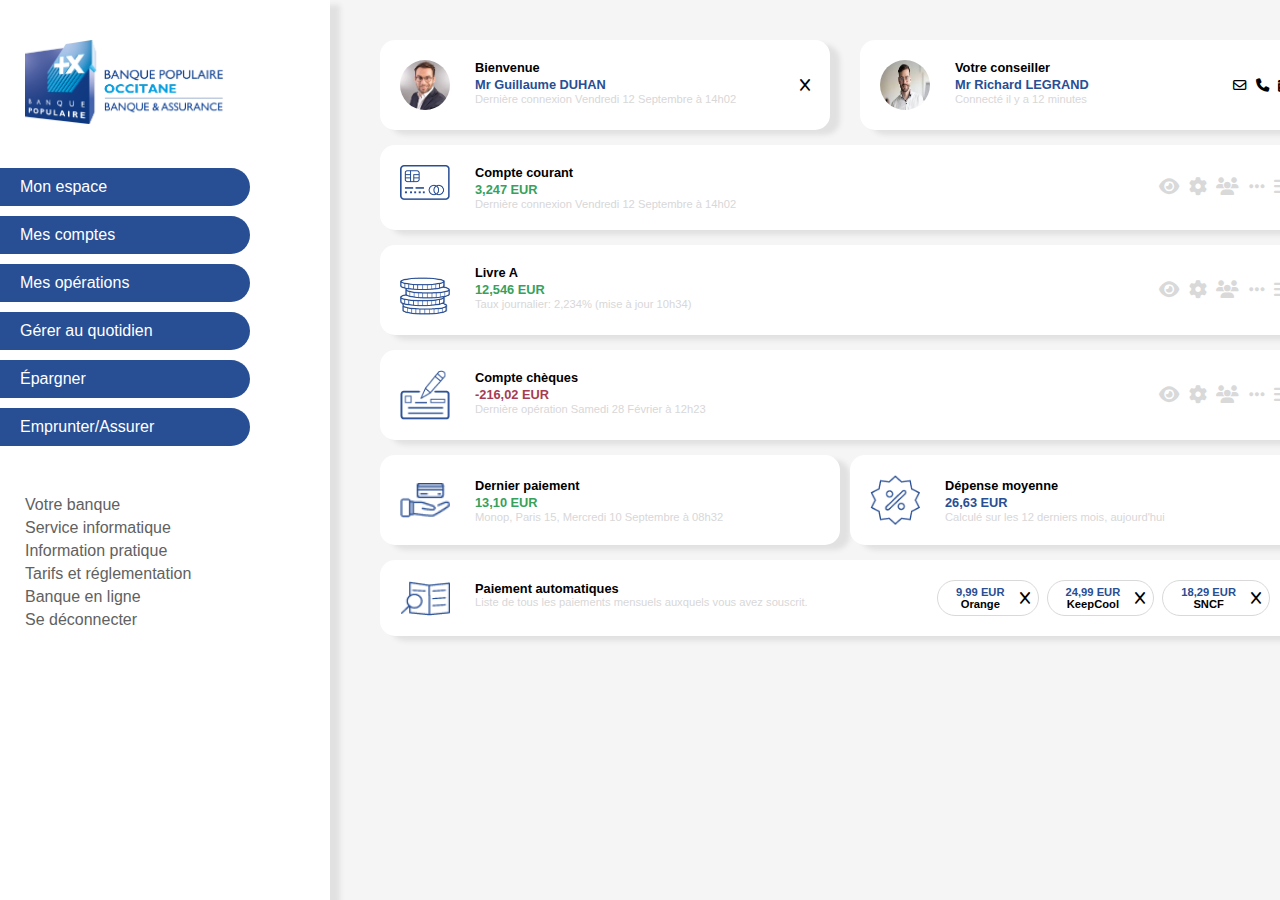
<file: Banque-Populaire/index.html>
<!DOCTYPE html>
<html lang="fr">
    <head>
        <meta charset="UTF-8">
        <meta http-equiv="X_UA_Compatblie" content="IE=edge">
        <meta name="viewport" content="width=device-width, initial-scale=1.0">
        <title>Banque Populaire</title>
        <link rel="stylesheet" href="assets/style.css">
        <link rel="stylesheet" href="https://cdnjs.cloudflare.com/ajax/libs/font-awesome/6.3.0/css/all.min.css">
    </head>
    <body>
        <div class="container-principale">
            <div class="contenu-gauche">
                <header>
                    <nav>
                        <img id="bp" src="assets/images/logo-bp.png" alt="logo BP">
                        <ul>
                            <li><a href="">Mon espace</a></li>
                            <li><a href="">Mes comptes</a></li>
                            <li><a href="">Mes opérations</a></li>
                            <li><a href="">Gérer au quotidien</a></li>
                            <li><a href="">Épargner</a></li>
                            <li><a href="">Emprunter/Assurer</a></li>
                        </ul>
                    </nav>
                </header>
    
                <footer>
                     <nav>
                         <li><a href="">Votre banque</a></li>
                         <li><a href="">Service informatique</a></li>
                         <li><a href="">Information pratique</a></li>
                         <li><a href="">Tarifs et réglementation</a></li>
                         <li><a href="">Banque en ligne</a></li>
                         <li><a href="">Se déconnecter</a></li>
                     </nav>
                </footer>
            </div>

            <main>
                <div class="contenu-droit">
                    <section class="profil">
                        <div class="infos-compte_1">
                            <img class="photo-profil client" src="assets/images/photo-profil.jpeg" alt="Photo Profil">
                            <div>
                                <h3>Bienvenue</h3>
                                <em>Mr Guillaume DUHAN</em>
                                <p>Dernière connexion Vendredi 12 Septembre à 14h02</p>
                            </div>
                        </div>
                
                        <div>
                            <button type="button"><i class="fa-solid fa-x"></i></button>
                        </div>
                    </section>
    
                    <section class="profil"> 
                        <div class="infos-compte_2">
                            <img class="photo-profil conseiller" src="assets/images/photo-profil-conseiller.jpeg" alt="Photo Profil Conseiller">
                            <div>
                                <h3>Votre conseiller</h3>
                                <em>Mr Richard LEGRAND</em>
                                <p>Connecté il y a 12 minutes</p>
                            </div>
                        </div>
                    
                        <div>
                            <button type="button"><i class="fa-regular fa-envelope"></i></button>
                            <button type="button"><i class="fa-solid fa-phone"></i></button>
                            <button type="button"><i class="fa-sharp fa-solid fa-calendar-days"></i></button>
                        </div>
                    </section> 

                    <section>
                        <div class="donnees-compte">
                            <img class="icone-illustratif-1" src="assets/images/icone-cb.png" alt="icone carte bancaire">
                            <div>
                                <h3>Compte courant</h3>
                                <em class="prix">3,247 EUR</em>
                                <p>Dernière connexion Vendredi 12 Septembre à 14h02</p>
                             </div>
                        </div>
                      
                        <div>
                            <button type="button">
                                <i class="fa-solid fa-eye icones"></i>
                            </button>
                            <button type="button">
                                <i class="fa-solid fa-gear icones"></i>
                            </button>
                            <button type="button">
                                <i class="fa-solid fa-users icones"></i>
                            </button>
                            <button type="button">
                                <i class="fa-solid fa-ellipsis icones"></i>
                            </button>
                            
                            <button type="button">
                                <i class="fa-solid fa-bars icones"></i>
                            </button>
                        </div>
                    </section>

                    <section>
                        <div class="donnees-compte">
                            <img class="icone-illustratif-2" src="assets/images/monnaie.png" alt="icone piece">
                            <div>
                                <h3>Livre A</h3>
                                <em class="prix">12,546 EUR</em>
                                <p>Taux journalier: 2,234% (mise à jour 10h34)</p>
                            </div>
                        </div>
                        
                        <div>
                            <button type="button">
                                <i class="fa-solid fa-eye icones"></i>
                            </button>
                            <button type="button">
                                <i class="fa-solid fa-gear icones"></i>
                            </button>
                            <button type="button">
                                <i class="fa-solid fa-users icones"></i>
                            </button>
                            <button type="button">
                                <i class="fa-solid fa-ellipsis icones"></i>
                            </button>
                            <button type="button">
                                <i class="fa-solid fa-bars icones"></i>
                            </button>
                        </div>
                    </section>

                    <section>
                        <div class="donnees-compte">
                            <img class="icone-illustratif-2" src="assets/images/cheque.png" alt="cheque">
                            <div>
                                <h3>Compte chèques</h3>
                                <em class="prix-decouvert">-216,02 EUR</em>
                                <p>Dernière opération Samedi 28 Février à 12h23</p>
                            </div>
                        </div>
                        
                        <div>
                            <button type="button">
                                <i class="fa-solid fa-eye icones"></i>
                            </button>
                            <button type="button">
                                <i class="fa-solid fa-gear icones"></i>
                            </button>
                            <button type="button">
                                <i class="fa-solid fa-users icones"></i>
                            </button>
                            <button type="button">
                                <i class="fa-solid fa-ellipsis icones"></i>
                            </button>
                            <button type="button">
                                <i class="fa-solid fa-bars icones"></i>
                            </button>
                        </div>
                    </section>

                    <div class="solde-compte">
                        <section class="etat-compte">
                            <img class="icone-illustratif-1" src="assets/images/main-cb.png" alt="main carte bancaire">
                            <div>
                                <h3>Dernier paiement</h3>
                                <em class="prix">13,10 EUR</em>
                                <p>Monop, Paris 15, Mercredi 10 Septembre à 08h32</p>
                            </div>
                        </section>
    
                        <section class="etat-compte depense">
                            <img class="icone-illustratif-2"  src="assets/images/pourcentage.png" alt="pourcentage"> 
                            <div>
                                <h3>Dépense moyenne</h3>
                                <em>26,63 EUR</em>
                                <p>Calculé sur les 12 derniers mois, aujourd'hui</p>
                            </div>
                        </section>
                    </div>
                   
                    <section>
                        <div class="donnees-compte">
                            <img class="icone-illustratif-1" src="assets/images/map-loupe.png" alt="map-loupe">
                            <div>
                                <h3>Paiement automatiques</h3>
                                <p>Liste de tous les paiements mensuels auxquels vous avez souscrit.</p>
                            </div>
                        </div>
                       
                        <div class="paiement-automatique">
                            <div class="donnee-paiement">
                                <div class="abonnement">
                                    <em>9,99 EUR</em>
                                    <h4>Orange</h4>
                                </div>
                                <button type="button"><i class="fa-solid fa-x"></i></button>
                            </div>

                            <div class="donnee-paiement">
                                <div class="abonnement">
                                    <em>24,99 EUR</em>
                                    <h4>KeepCool</h4>
                                </div>
                                <button type="button"><i class="fa-solid fa-x"></i></button>
                            </div>

                            <div class="donnee-paiement">
                                <div class="abonnement">
                                    <em>18,29 EUR</em>
                                    <h4>SNCF</h4>
                                </div>
                                <button type="button"><i class="fa-solid fa-x"></i></button>
                            </div>
                    </section>

                </div>
            </main>
        </div>
    </body>
</html>
</file>
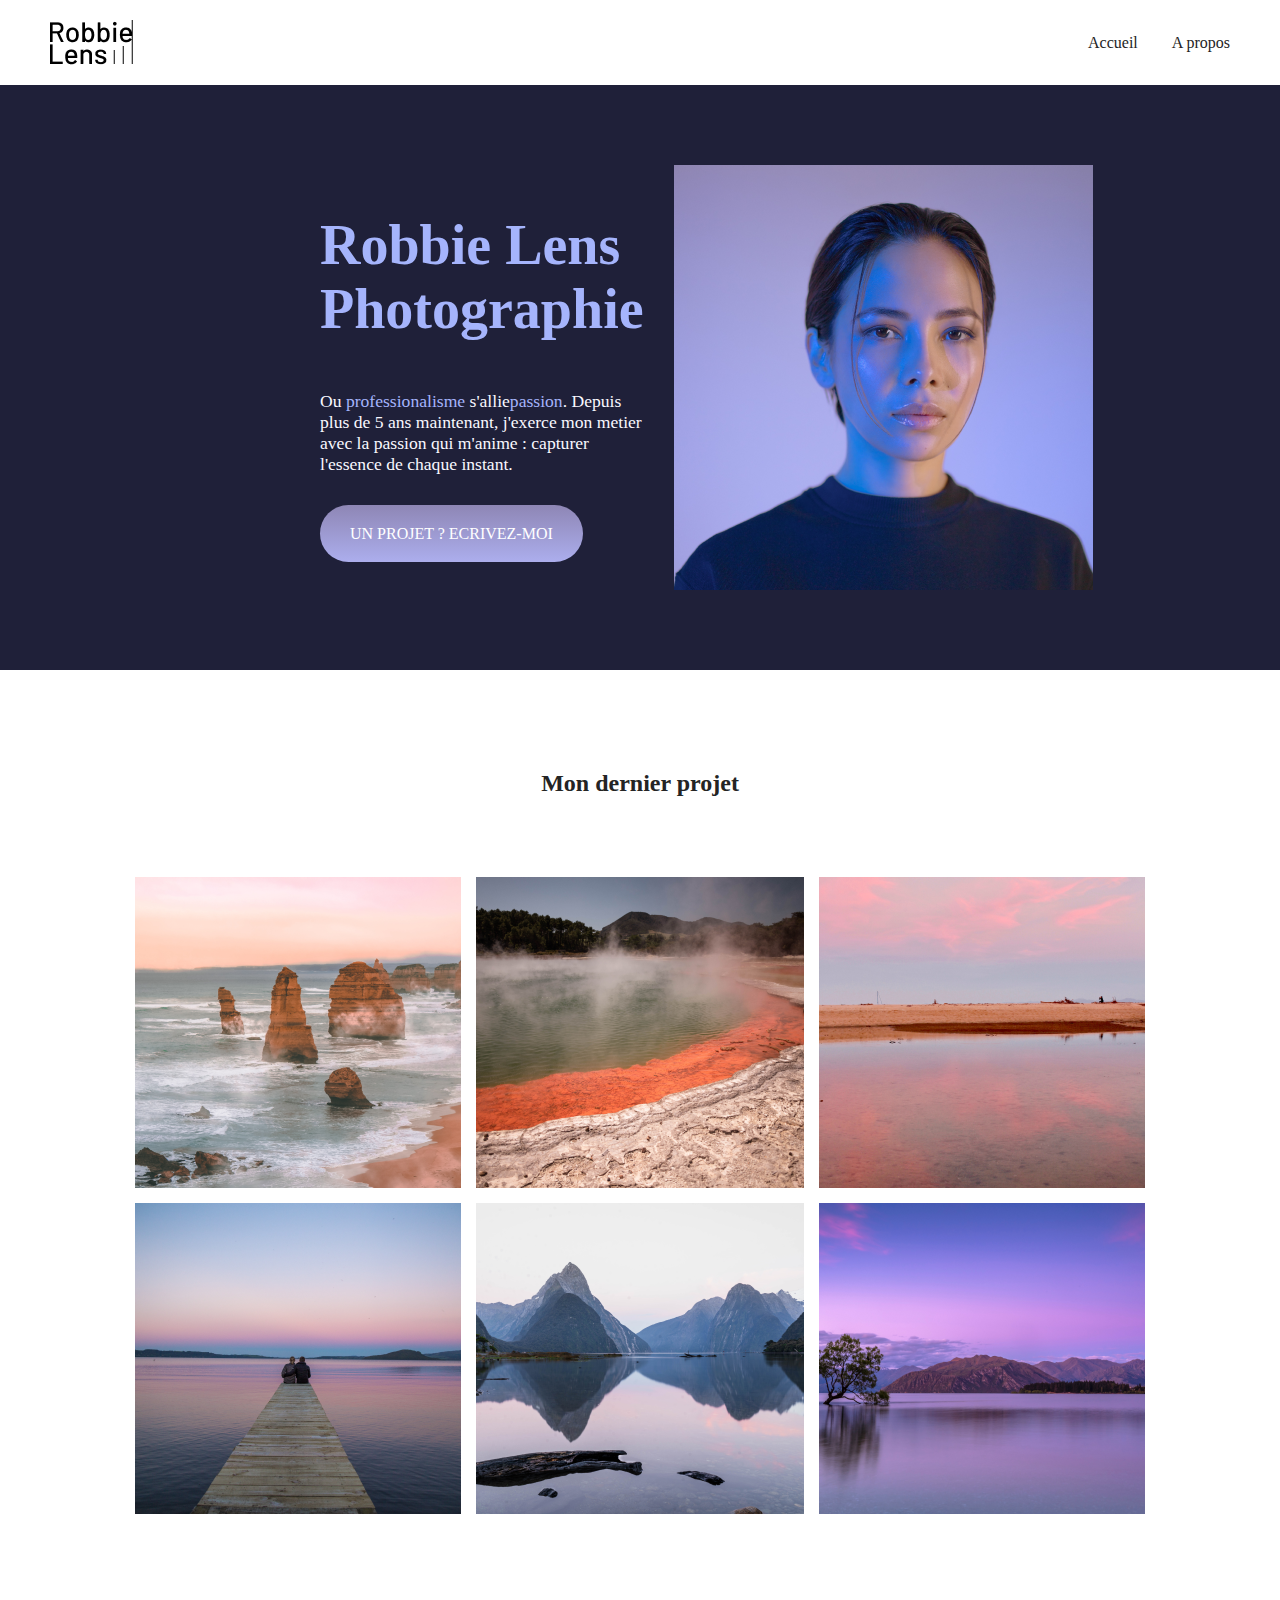
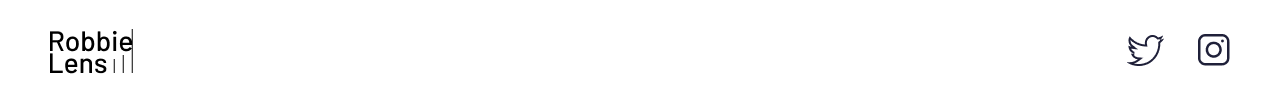
<file: Robbie-Lens/index.html>
<!DOCTYPE html>
<html lang="fr">
  <head>
    <meta charset="UTF-8" />
    <meta http-equiv="X-UA-Compatible" content="IE=edge" />
    <meta name="viewport" content="width=device-width, initial-scale=1.0" />
    <title>Accueil - Robbie Lens Photographie</title>
    <link rel="stylesheet" href="assets/css/style.css" />
    <link rel="preconnect" href="https://fonts.googleapis.com" />
    <link rel="preconnect" href="https://fonts.gstatic.com" crossorigin />
    <link
      href="https://fonts.googleapis.com/css2?family=Montserrat&display=swap"
      rel="stylesheet"
    />
  </head>
  <body>
    <!-- Header section -->
    <header>
      <nav>
        <img src="assets/img/logo.png" alt="Logo Robbie Lens" />
        <div>
          <a href="index.html">Accueil</a>
          <a href="pages/a-propos.html">A propos</a>
        </div>
      </nav>
    </header>
    <main>
      <section class="accueil-introduction">
        <div>
          <h1>Robbie Lens Photographie</h1>
          <p class="description-title">
            Ou <em>professionalisme</em> s'allie<em>passion</em>. Depuis plus de
            5 ans maintenant, j'exerce mon metier avec la passion qui m'anime :
            capturer l'essence de chaque instant.
          </p>
          <a href="#" class="cta">UN PROJET ? ECRIVEZ-MOI</a>
        </div>
        <img
          src="assets/img/robbie-lens.png"
          alt="Portrait avec effet de la photographie Robbie Lens" class="profil"
        />
      </section>

      <!-- Mes projets section -->
      <section class="accueil-photos">
        <h2>Mon dernier projet</h2>
        <div>
          <img src="assets/img/accueil/element-1.png" alt="Australie" />
          <img
            src="assets/img/accueil/element-2.png"
            alt="Nouvelle-zèlande"
          />
          <img
            src="assets/img/accueil/element-3.png"
            alt="Parc national - Nouvelle-zèlande "
          />
        </div>
        <div>
          <img src="assets/img/accueil/element-4.png" alt="Australie" />
          <img
            src="assets/img/accueil/element-5.png"
            alt="Nouvelle-zèlande"
          />
          <img src="assets/img/accueil/element-6.png" alt="Lac" />
        </div>
      </section>
    </main>

    <!-- PIED DE PAGE -->
    <footer>
      <img src="assets/img/logo.png" alt="Logo Robbie" />
      <div>
        <a target="_blank" href="https://twitter.com" class="lien-icone">
          <img src="assets/img/twitter.png" alt="Logo de twitter" />
        </a>
        <a target="_blank" href="https://instagram.com" class="lien-icone">
          <img src="assets/img/instagram.png" alt="Logo Instagram" />
        </a>
      </div>
    </footer>
  </body>
</html>
</file>
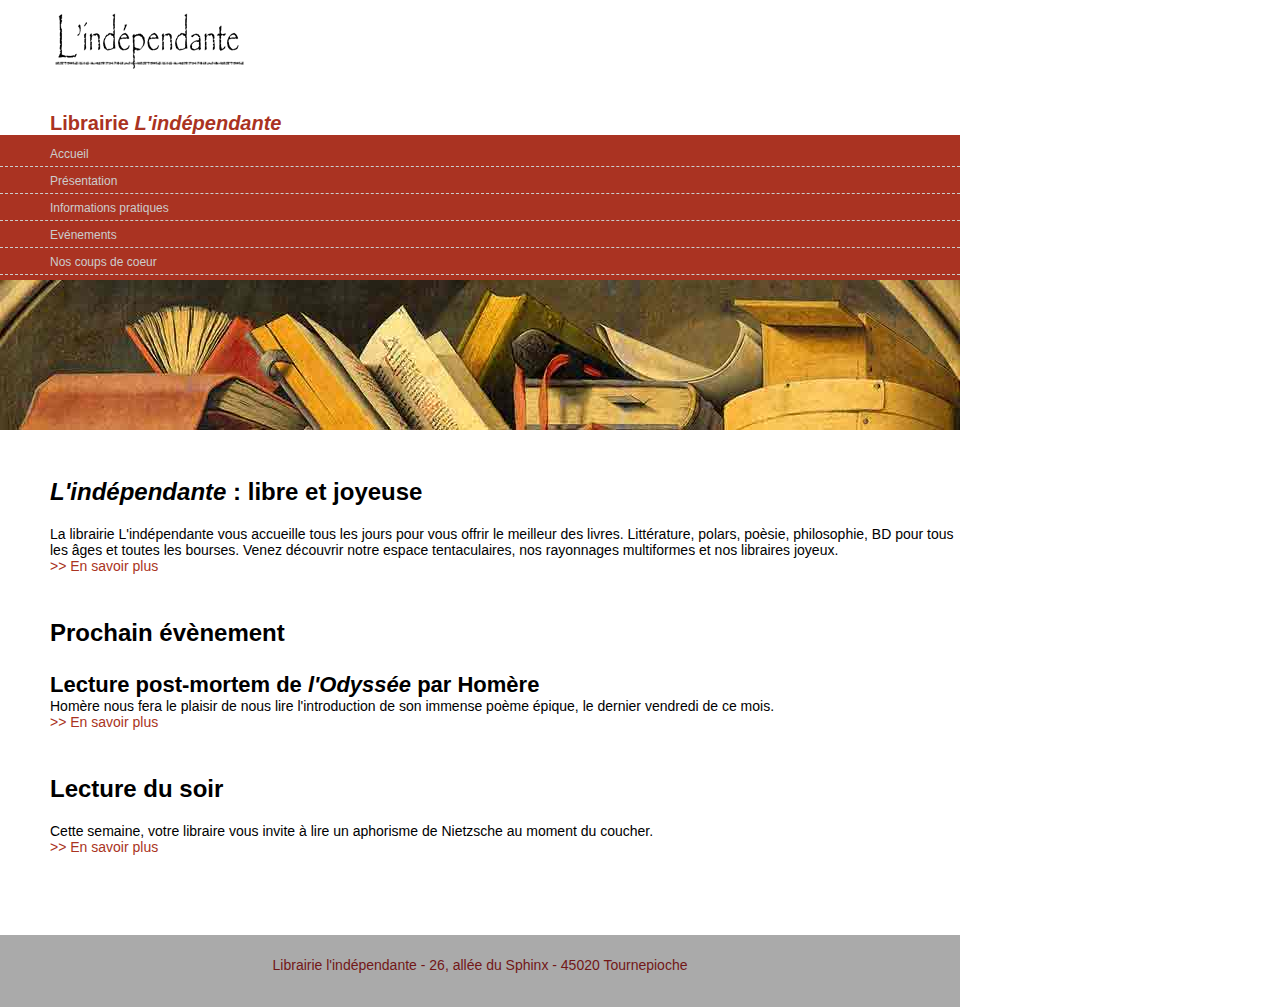
<file: Exercices/Exercice 2/index.html>
<!DOCTYPE html>
<html lang="fr">
    <head>
        <meta charset= "utf-8">
        <meta http-equiv= "X-UA-Compatible" content= "IE = edge">
        <meta name= "viewport" content= "width = device-width, initial-scale = 1.0">
        <title>L'indépendante</title>
        <link rel="stylesheet" href="assets/css/style.css">
    </head>
    <body>
        <header>
            <div class="boite">
                <a href="index.html"><img src="assets/img/logo.gif" alt="logo"></a>
                <h1>Librairie <em>L'indépendante</em></h1>
            </div>
             <nav class="Menu">
                <ul>
                    <li><a href="index.html">Accueil</a></li>
                    <li><a href="pages/presentation.html">Présentation</a></li>
                    <li><a href="pages/informations_pratiques.html">Informations pratiques</a></li>
                    <li><a href="pages/evenements.html">Evénements</a></li>
                    <li><a href="pages/coup-de-coeur.html">Nos coups de coeur</a></li>
                </ul>
            </nav>
            <img src="assets/img/bandeau.jpg" alt="bandeau">
        </header>

        <section class="boite">
            <h2><em>L'indépendante</em> : libre et joyeuse</h2>
            <p>
                La librairie L'indépendante vous accueille tous les jours pour vous offrir le meilleur des livres. Littérature, polars, poèsie, philosophie, BD pour tous les âges et toutes les bourses.
                Venez découvrir notre espace tentaculaires, nos rayonnages multiformes et nos libraires joyeux.
            </p>
            <a class ="lien" href="">&gt;&gt; En savoir plus</a>
        </section>

        <section class="boite">    
            <h2>Prochain évènement</h2>
            <h3>Lecture post-mortem de <span>l'Odyssée</span> par Homère</h3>
            <p id="texte">
                 Homère nous fera le plaisir de nous lire l'introduction de son immense poème épique, 
                le dernier vendredi de ce mois.
            </p>
            <a class ="lien" href="">&gt;&gt; En savoir plus</a>
        </section>

        <section class="boite">
            <h2>Lecture du soir</h2>
            <p>
                Cette semaine, votre libraire vous invite à lire un aphorisme de Nietzsche au moment du coucher.
            </p>
            <a class ="lien" href="">&gt;&gt; En savoir plus</a>
        </section>

        <footer class="adresse">
            Librairie l'indépendante - 26, allée du Sphinx - 45020 Tournepioche 
        </footer>

    </body>
</html>
</file>
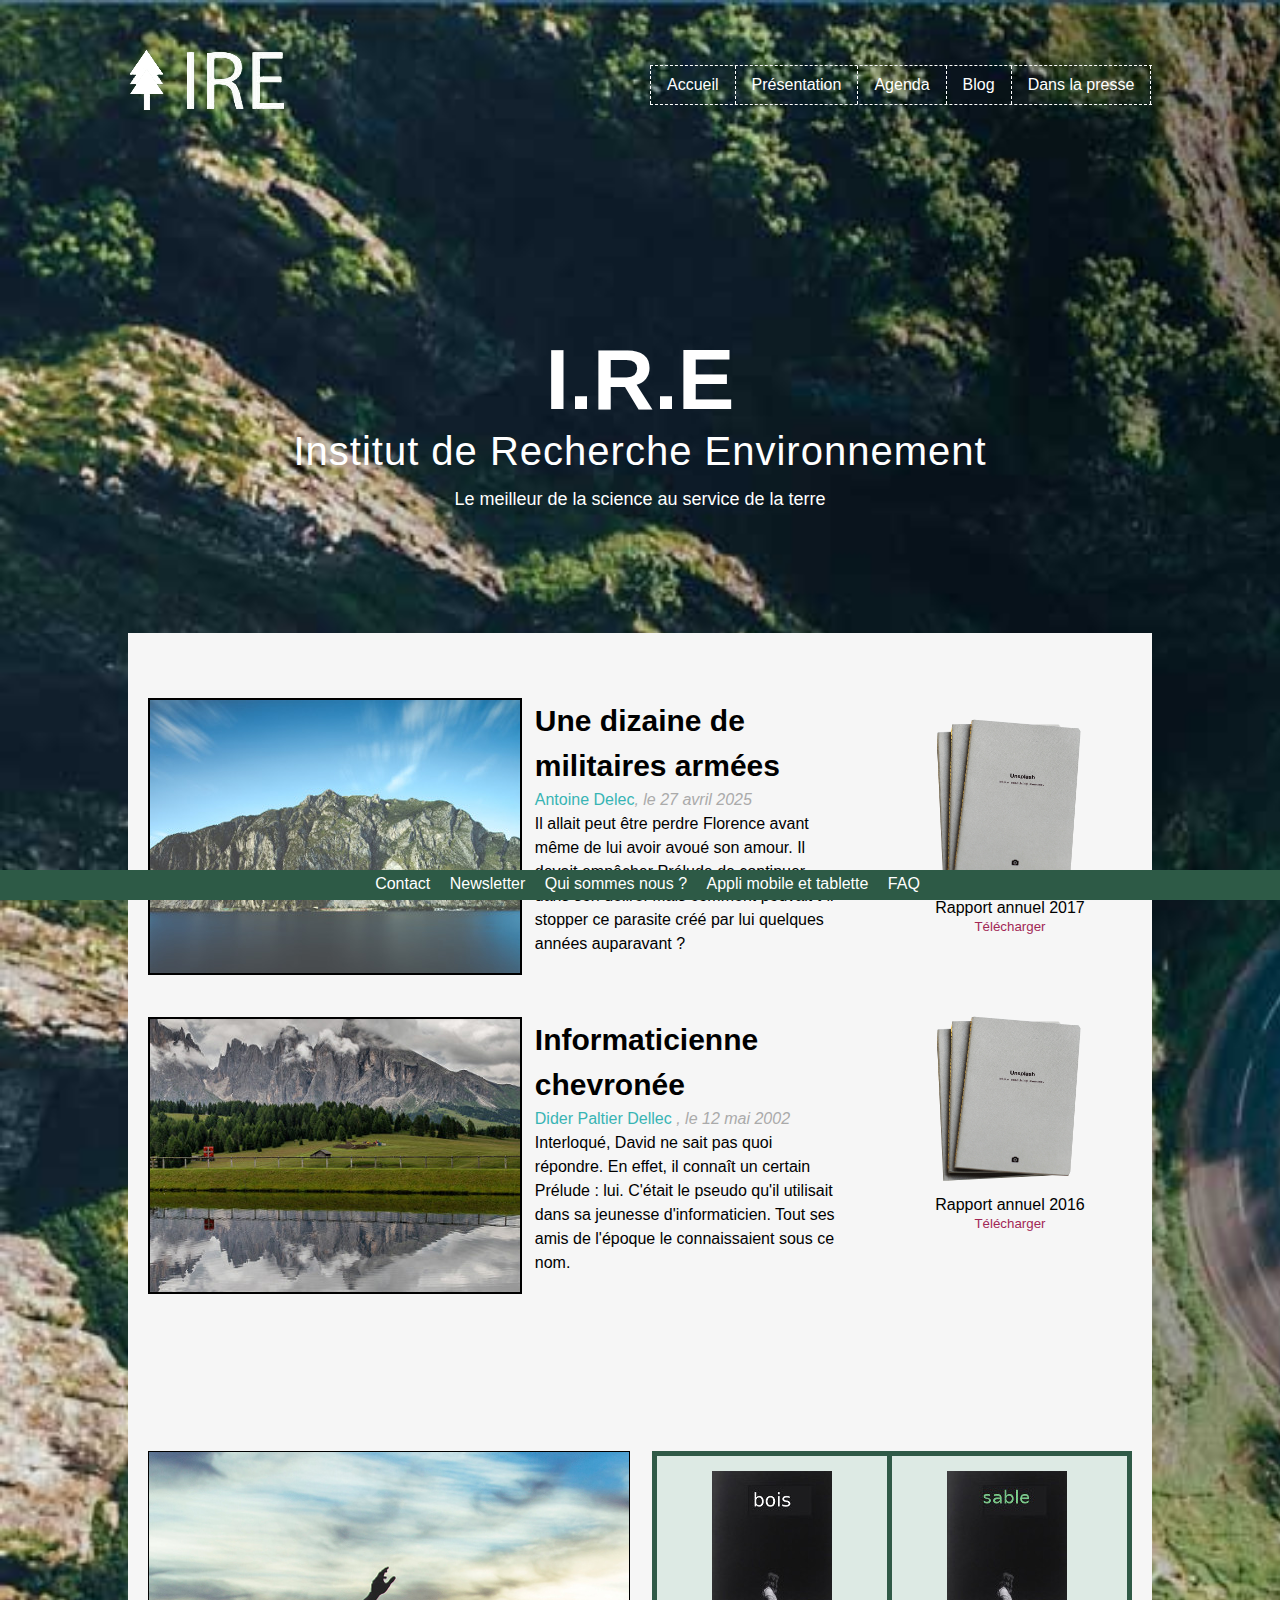
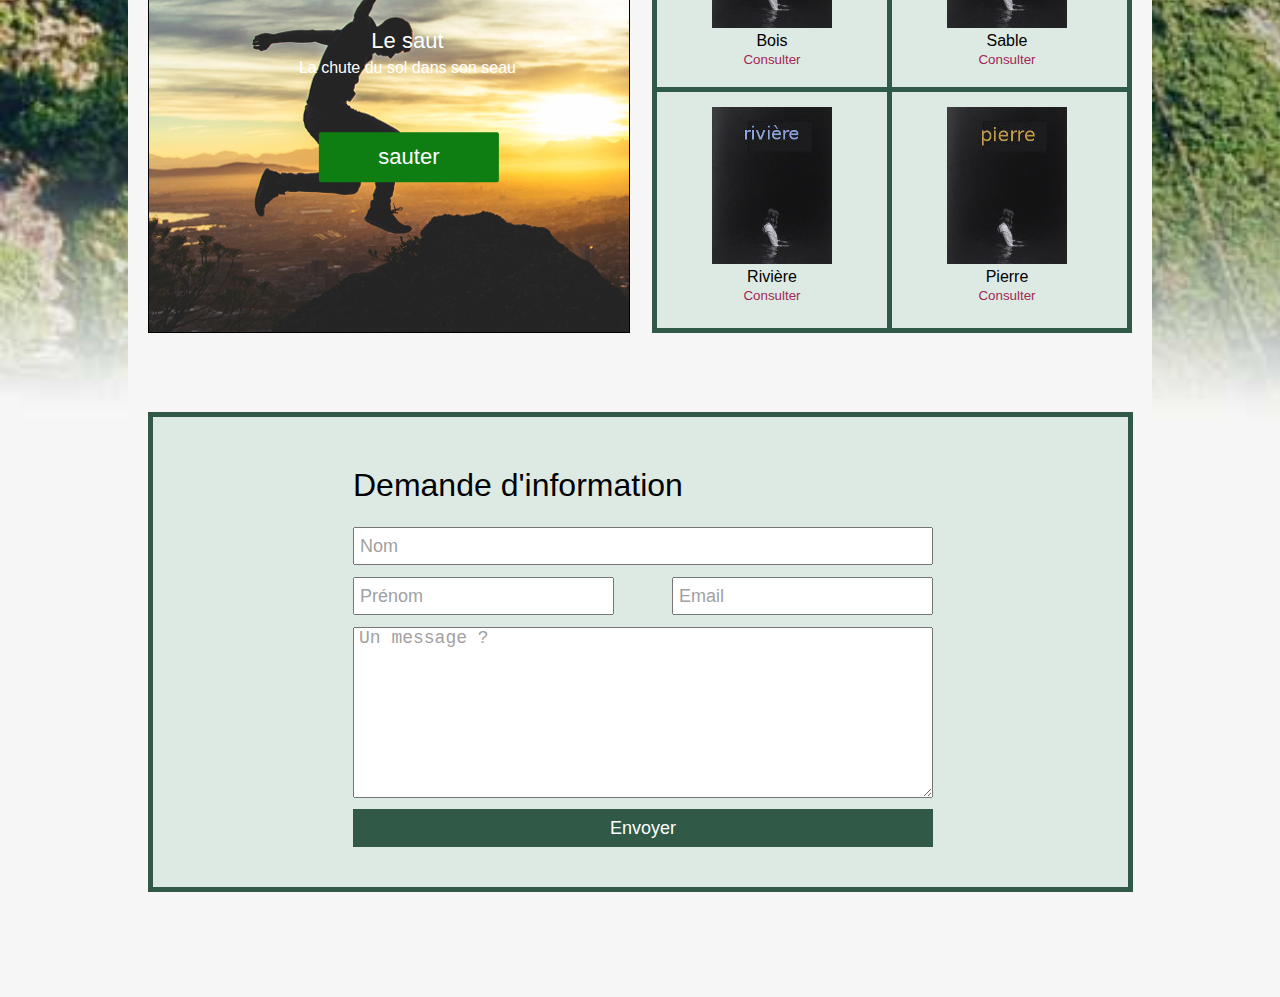
<file: Exercices/Exercice 4/index.html>
<!DOCTYPE html>
<html lang="fr">
    <head>
        <meta charset="utf-8">
        <meta http-equiv="X-UA-Compatible" content="IE = edge">
        <meta name="viewport" content="width = device-width, initiale-scale 1.0"/>
        <title>IRE</title>
        <link rel="stylesheet" href="assets/style.css">
    </head>
    <body>
        <header class="entete">
            <img src="assets/img/logo.png" alt="logo">
            <nav class="Menu">
                <ul>
                    <li><a href="">Accueil</a></li>
                    <li><a href="">Présentation</a></li>
                    <li><a href="">Agenda</a></li>
                    <li><a href="">Blog</a></li>
                    <li><a  href="">Dans la presse</a></li>
                </ul>
            </nav>
            <section class="titre-slogan">
                <h1>I.R.E</h1>
                <h2>Institut de Recherche Environnement</h2>
                <p class="slogan">Le meilleur de la science au service de la terre</p>
            </section>
        </header>

        <main class="conteneur-principale">
            <section class="conteneur-gauche">
                <article class="container1">
                    <figure>
                        <img class="image1" src="assets/img/contenu-img-1.jpg" alt="contenu 1">
                        <div class="information-article1">
                            <figcaption class="legende" >Une dizaine de militaires armées</figcaption>
                            <p>
                                <span class="auteur">Antoine Delec<span>, le 27 avril 2025</span></span><br>
                                Il allait peut être perdre Florence avant même de lui avoir avoué son amour. Il devait empêcher Prélude de continuer<br>
                                dans son délire. Mais comment pouvait t-il stopper ce parasite créé par lui quelques années auparavant ?
                            </p>
                        </div>
                    </figure>
                </article>
    
                <article class="container2">
                    <figure>
                        <img class="image2" src="assets/img/contenu-img-2.jpg" alt="contenu 2">
                        <div class="information-article2">
                        <figcaption class="legende">Informaticienne chevronée</figcaption>
                        <p>
                            <span class="auteur">Dider Paltier Dellec <span>, le 12 mai 2002</span></span>
                            Interloqué, David ne sait pas quoi répondre. En effet, il connaît un certain Prélude : lui. C'était le pseudo
                            qu'il utilisait dans sa jeunesse d'informaticien. Tout ses amis de l'époque le connaissaient sous ce nom.
                        </p>
                        </div>
                    </figure>
                </article>
            </section>

            <section class="cote-droit">
                <aside>
                    <figure>
                        <img src="assets/img/product-01.png" alt="product 01">
                        <figcaption>Rapport annuel 2017</figcaption>
                    </figure>
                    <button class="telecharger" type="buttom">Télécharger</button>
                </aside>
    
                <aside class="annuel-2016">
                    <figure>
                        <img src="assets/img/product-01.png" alt="product 01">
                        <figcaption>Rapport annuel 2016</figcaption>
                    </figure>
                    <button class="telecharger" type="buttom">Télécharger</button>
                </aside>
            </section>

            <section class="partie-2">
                <figure class="contenaire-saut">
                    <img class="img-saut" src="assets/img/saut.jpg" alt="saut">
                    <div class="milieu">
                        <div class="legende-text">
                            <figcaption>Le saut</figcaption>
                            <p>La chute du sol dans son seau</p>
                        </div>
                        <button id="sauter" type="button">sauter</button>
                    </div>
                </figure>

                <div class="container-bloc">
                    <div class="ligne1">
                        <article class="bloc1">
                            <figure>
                                <img class="livre" src="assets/img/book-01.jpg" alt="bois">
                                 <figcaption>Bois</figcaption>
                            </figure>
                            <button class="bouton" type="button">Consulter</button>
                        </article>

                        <article class="bloc2">
                            <figure>
                                <img class="livre" src="assets/img/book-02.jpg" alt="sable">
                               <figcaption>Sable</figcaption>
                           </figure>
                            <button class="bouton" type="button">Consulter</button>
                       </article>
                    </div>

                    <div class="ligne2">
                        <article class="bloc1">
                            <figure>
                                <img class="livre" src="assets/img/book-03.jpg" alt="riviere">
                                <figcaption>Rivière</figcaption>
                            </figure>
                             <button class="bouton" type="button">Consulter</button>
                        </article>

                        <article class="bloc2">
                            <figure>
                                <img class="livre" src="assets/img/book-04.jpg" alt="pierre">
                                <figcaption>Pierre</figcaption>
                            </figure>
                        <button class="bouton" type="button">Consulter</button>
                        </article>
                    </div>
                </div> 
            </section>

            <section class="bloc-formulaire">
                <form>
                    <legend>Demande d'information</legend>
                    <input id="nom" type="text" value="Nom">   
                    <input id="prenom" type="text" value="Prénom">
                    <input id="email" type="email" value="Email">
                    <textarea>Un message ?</textarea>
                    <input id="envoyer" type="submit" value="Envoyer" name="envoyer">
                </form>
            </section>
        </main>

        <footer>
            <nav class="pied-page">
                <ul>
                    <li><a href="">Contact</a></li>
                    <li><a href="">Newsletter</a></li>
                    <li><a href="">Qui sommes nous ?</a></li>
                    <li><a href="">Appli mobile et tablette</a></li>
                    <li><a href="">FAQ</a></li>
                </ul>
            </nav>
        </footer>
    </body>
</html>
</file>
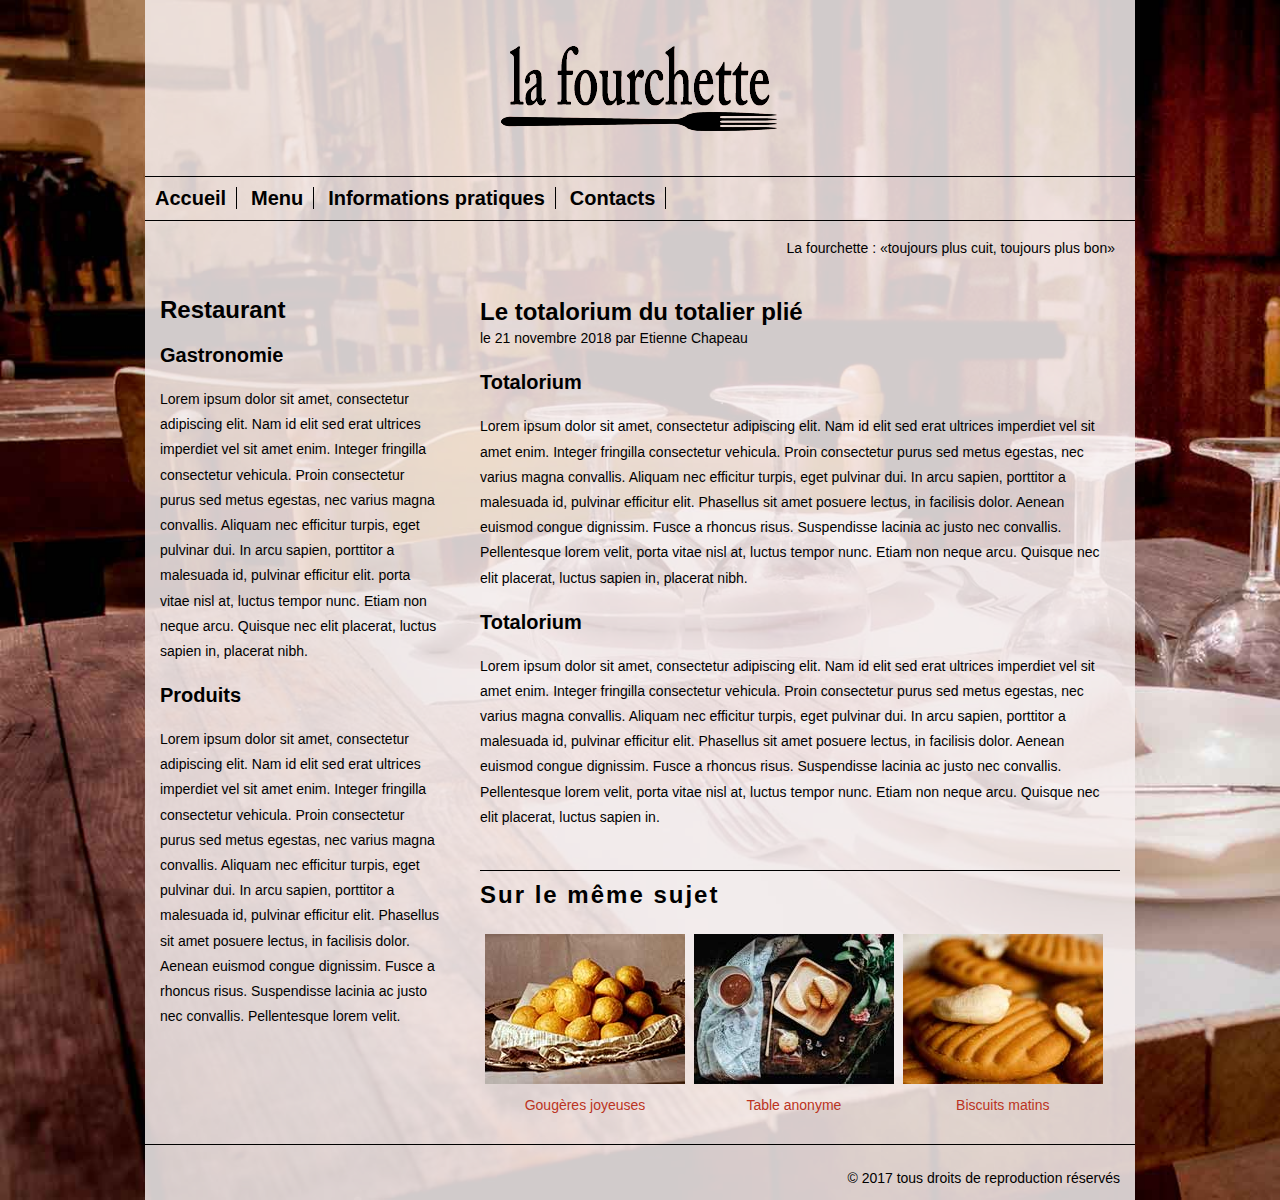
<file: Exercices/Exercie 3/Exercice 3.3/index.html>
<!DOCTYPE html>
<html lang="fr">
    <head>
        <meta charset="utf-8">
        <meta http-equiv="X_UA_Compatible" content="IE=edge">
        <meta name="viewport" content="width = device-width, initial scale = 1.0">
        <title>La fourchette</title>
        <link rel="stylesheet" href="assets/style.css">
    </head>
    <body>
        <div class="conteneur-principal">
            <header>
                <img id="logo" src="assets/img/logo-fourchette-2.png" alt="logo">
                <nav>
                    <li><a href="">Accueil</a></li>
                    <li><a href="">Menu</a></li>
                    <li><a href="">Informations pratiques</a></li>
                    <li><a href="">Contacts</a></li>
                </nav>
               <p>La fourchette : <q>toujours plus cuit, toujours plus bon</q></p>
            </header>
    
            <main  class="colonne-droite">
                <div>
                    <h1>Le totalorium  du totalier plié</h1>
                    <p class="gros-titre">le 21 novembre 2018 par Etienne Chapeau</p>
                </div>
    
                <article>
                    <h2>Totalorium</h2>
                    <p>
                        Lorem ipsum dolor sit amet, consectetur adipiscing elit. 
                        Nam id elit sed erat ultrices imperdiet vel sit amet enim. Integer fringilla consectetur vehicula.
                        Proin consectetur purus sed metus egestas, nec varius magna convallis. Aliquam nec efficitur turpis,
                        eget pulvinar dui. In arcu sapien, porttitor a malesuada id, pulvinar efficitur elit. 
                        Phasellus sit amet posuere lectus, in facilisis dolor. Aenean euismod congue dignissim. 
                        Fusce a rhoncus risus. Suspendisse lacinia ac justo nec convallis. Pellentesque lorem velit, 
                        porta vitae nisl at, luctus tempor nunc. Etiam non neque arcu. Quisque nec elit placerat, luctus sapien in, placerat nibh.
                    </p>
                </article>
    
                <article>
                    <h2>Totalorium</h2>
                    <p>
                        Lorem ipsum dolor sit amet, consectetur adipiscing elit. 
                        Nam id elit sed erat ultrices imperdiet vel sit amet enim. Integer fringilla consectetur vehicula.
                        Proin consectetur purus sed metus egestas, nec varius magna convallis. Aliquam nec efficitur turpis,
                        eget pulvinar dui. In arcu sapien, porttitor a malesuada id, pulvinar efficitur elit. 
                        Phasellus sit amet posuere lectus, in facilisis dolor. Aenean euismod congue dignissim. 
                        Fusce a rhoncus risus. Suspendisse lacinia ac justo nec convallis. Pellentesque lorem velit, 
                        porta vitae nisl at, luctus tempor nunc. Etiam non neque arcu. Quisque nec elit placerat, luctus sapien in.
                    </p>
                </article>
    
                <section>
                    <h3>Sur le même sujet</h3>
                    <figure class="image">
                        <img src="assets/img/gougeres.jpg" alt="gougeres">
                        <figcaption><a href="">Gougères joyeuses</a></figcaption>
                    </figure>
    
                    <figure class="image">
                        <img src="assets/img/table.jpg" alt="table">
                        <figcaption><a href="">Table anonyme</a></figcaption>
                    </figure>
    
                    <figure class="image">
                        <img src="assets/img/biscuit.jpg" alt="biscuit">
                        <figcaption> <a href="">Biscuits matins</a></figcaption>
                    </figure>
                </section>
            </main>
    
            <aside class="colonne-gauche">
                <h1  class="gros-titre">Restaurant</h1>
                <article>
                    <h2>Gastronomie</h2>
                    <p>
                        Lorem ipsum dolor sit amet, consectetur adipiscing elit. 
                        Nam id elit sed erat ultrices imperdiet vel sit amet enim. Integer fringilla consectetur vehicula.
                        Proin consectetur purus sed metus egestas, nec varius magna convallis. Aliquam nec efficitur turpis,
                        eget pulvinar dui. In arcu sapien, porttitor a malesuada id, pulvinar efficitur elit.  
                        porta vitae nisl at, luctus tempor nunc. Etiam non neque arcu. Quisque nec elit placerat, luctus sapien in, placerat nibh.
                    </p>
                    </p>
                </article>
    
                <article>
                    <h2>Produits</h2>
                    <p>
                        Lorem ipsum dolor sit amet, consectetur adipiscing elit. 
                        Nam id elit sed erat ultrices imperdiet vel sit amet enim. Integer fringilla consectetur vehicula.
                        Proin consectetur purus sed metus egestas, nec varius magna convallis. Aliquam nec efficitur turpis,
                        eget pulvinar dui. In arcu sapien, porttitor a malesuada id, pulvinar efficitur elit. 
                        Phasellus sit amet posuere lectus, in facilisis dolor. Aenean euismod congue dignissim. 
                        Fusce a rhoncus risus. Suspendisse lacinia ac justo nec convallis. Pellentesque lorem velit. 
                </article>
            </aside>

            <footer>
                <div class="pied-page">
                    &copy; 2017 tous droits de reproduction réservés
                </div>
            </footer>
        </div>
    </body>
</html>
</file>
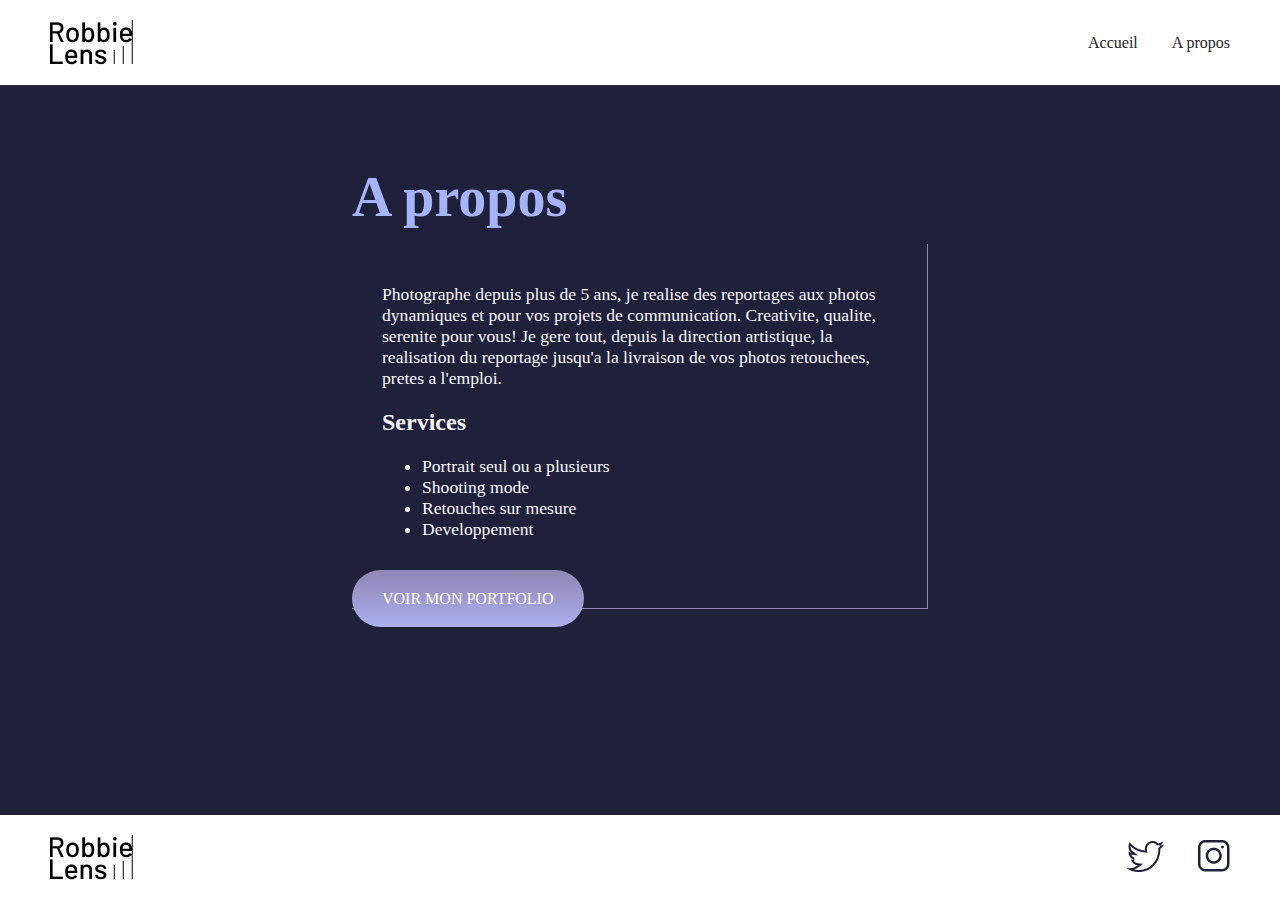
<file: Robbie-Lens/pages/a-propos.html>
<!DOCTYPE html>
<html lang="fr">
    <head>
        <mata charset="UTF-8"/>
        <meta http-equiv="X_UA_Compatible" content="IE=edge"/>
        <meta name="viewport" content=" width = device-width, initial
        1.0"/>
        <title>a propos- Robbie Lens Photographie</title>
        <link rel="stylesheet" href="../assets/css/style.css">
        <link rel="preconnect" href="https://fonts.googleapis.com" />
        <link rel="preconnect" href="https://fonts.gstatic.com" crossorigin />
        <link
      href="https://fonts.googleapis.com/css2?family=Montserrat&display=swap"
      rel="stylesheet"
        />
    </head>

    <body>
        <div class="page">
            <header>
                <nav>
                    <img src="../assets/img/logo.png" alt="Logo Robbie Lens">
                    <div>
                        <a href="../index.html">Accueil</a>
                        <a href="a-propos.html">A propos</a>
                    </div>
                </nav>
            </header>
    
            <main>
                <section class="a-propos">
                    <div>
                        <h1>A propos</h1>
                        <div class="trait">
                            <p>
                                Photographe depuis plus de 5 ans, je realise des reportages aux photos dynamiques et 
                                pour vos projets de communication. Creativite, qualite, serenite pour vous! Je gere tout,
                                depuis la direction artistique, la realisation du reportage jusqu'a la livraison de vos photos
                                retouchees, pretes a l'emploi. 
                            </p>
                            <h2>Services</h2>
                            <ul>
                                <li>Portrait seul ou a plusieurs</li>
                                <li>Shooting mode</li>
                                <li>Retouches sur mesure</li>
                                <li>Developpement</li>
                            </ul>
                            <a href="" class="cta">VOIR MON PORTFOLIO</a>
                        </div>
                    </div>
                </section>
            </main>
            
            <footer class="pied-page">
                <img src="../assets/img/logo.png" alt="Logo Robbie Lens">
                <div>
                    <a href="https://twitter.com" class="lien-icone">
                        <img src="../assets/img/twitter.png" alt="twitter">
                    </a>
                    <a href="https://instagram.com" class="lien-icone">
                        <img src="../assets/img/instagram.png" alt="instagram">
                    </a>
                </div>
            </footer>
        </div>
    </body>
</html>
</file>
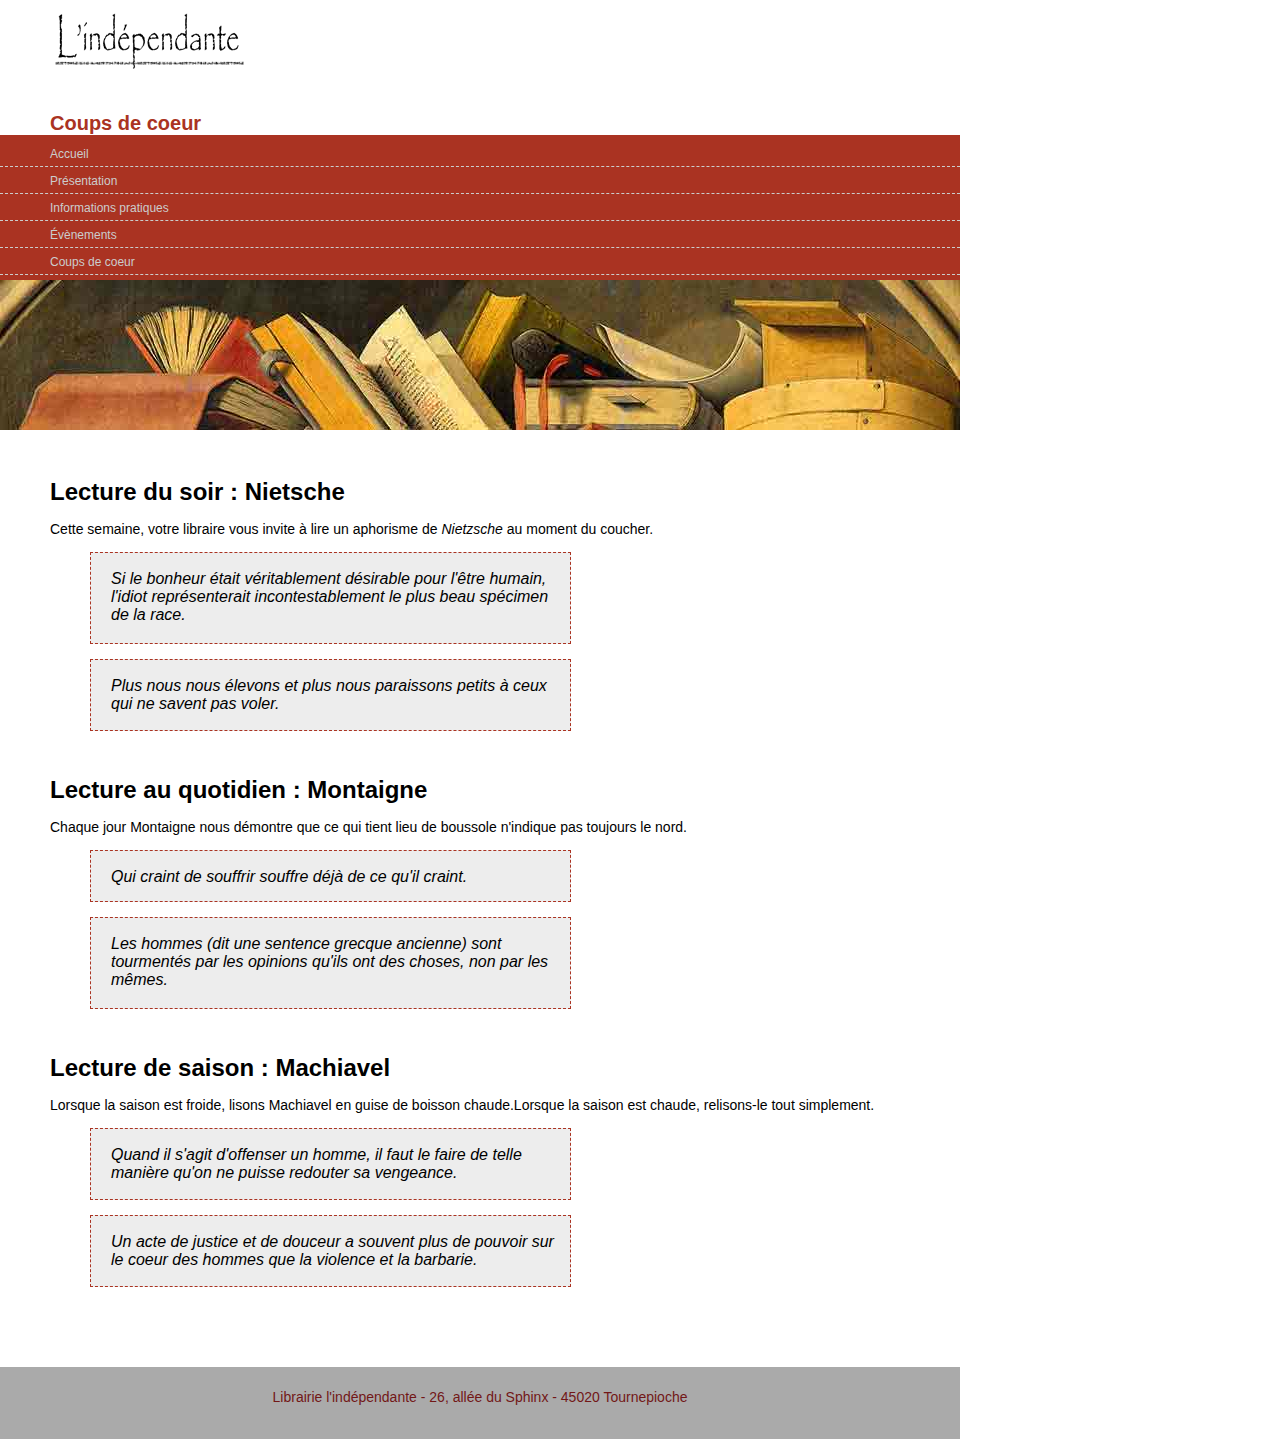
<file: Exercices/Exercice 2/pages/coup-de-coeur.html>
<!DOCTYPE html>
<html>
    <head lang="fr">
        <meta charset="utf-8">
        <meta http-equiv="X_UA_Compatible" content="IE=edge">
        <meta name="viewport" content="width= device-width, initial scale= 1.0">
        <title>L'indépendante</title>
        <link rel="stylesheet" href="../assets/css/style.css">
    </head>
    <body>
        <header>
            <div class="boite">
                <a href="../index.html"><img src="../assets/img/logo.gif" alt="logo"></a>
                <h1>Coups de coeur</h1>
            </div>
            <nav class="Menu">
                <ul>
                    <li><a href="../index.html">Accueil</a></li>
                    <li><a href="presentation.html">Présentation</a></li>
                    <li><a href="informations_pratiques.html">Informations pratiques</a></li>
                    <li><a href="evenements.html">Évènements</a></li>
                    <li><a href="coup-de-coeur.html">Coups de coeur</a></li>
                </ul>
            </nav>
            <img src="../assets/img/bandeau.jpg" alt="bandeau">
        </header>

        <section class="boite">
            <h2>Lecture du soir : Nietsche</h2>
            <figure>
                <figcaption>
                    Cette semaine, votre libraire vous invite à lire un aphorisme de <cite>Nietzsche </cite> au moment du coucher.
                </figcaption>
                <blockquote>
                    <div class="bloc1">
                        <p class="citation2">
                            Si le bonheur était véritablement désirable pour l'être humain,<br>l'idiot représenterait incontestablement le plus beau spécimen<br> de la race. 
                        </p>
                    </div>

                    <div class="bloc2">
                        <p class="citation2">
                            Plus nous nous élevons et plus nous paraissons petits à ceux<br>qui ne savent pas voler.
                        </p>
                    </div>
                </blockquote>
            </figure>
        </section>

        <section class="boite">
          <h2>Lecture au quotidien : Montaigne</h2>
            <figure>
                <figcaption>
                    Chaque jour Montaigne nous démontre que ce qui tient lieu de boussole n'indique pas toujours le nord.
                </figcaption>
                <blockquote>
                    <div class="bloc3">
                        <p class="citation2">
                            Qui craint de souffrir souffre déjà de ce qu'il craint. 
                        </p>
                    </div>
                       
                    <div class="bloc1">
                        <p class="citation2">
                            Les hommes (dit une sentence grecque ancienne) sont<br> tourmentés par les opinions qu'ils ont des choses, non par les <br> mêmes.
                        </p>
                    </div>
                </blockquote>
            </figure>
        </section>

        <section class="boite">
            <h2>Lecture de saison : Machiavel</h2>
            <figure>
                <figcaption>
                    Lorsque la saison est froide, lisons Machiavel en guise de boisson chaude.Lorsque la saison est chaude, relisons-le tout simplement.
                </figcaption>
                <blockquote>
                    <div class="bloc2">
                        <p class="citation2">
                            Quand il s'agit d'offenser un homme, il faut le faire de telle<br> manière qu'on ne puisse redouter sa vengeance.
                        </p> 
                    </div>
                       
                    <div class="bloc2">
                        <p class="citation2">
                            Un acte de justice et de douceur a souvent plus de pouvoir sur<br> le coeur des hommes que la violence et la barbarie. 
                        </p>
                    </div>
                </blockquote>
            </figure>
        </section>

        <footer class="adresse">
            Librairie l'indépendante - 26, allée du Sphinx - 45020 Tournepioche 
        </footer>
    </body>
</html>
</file>
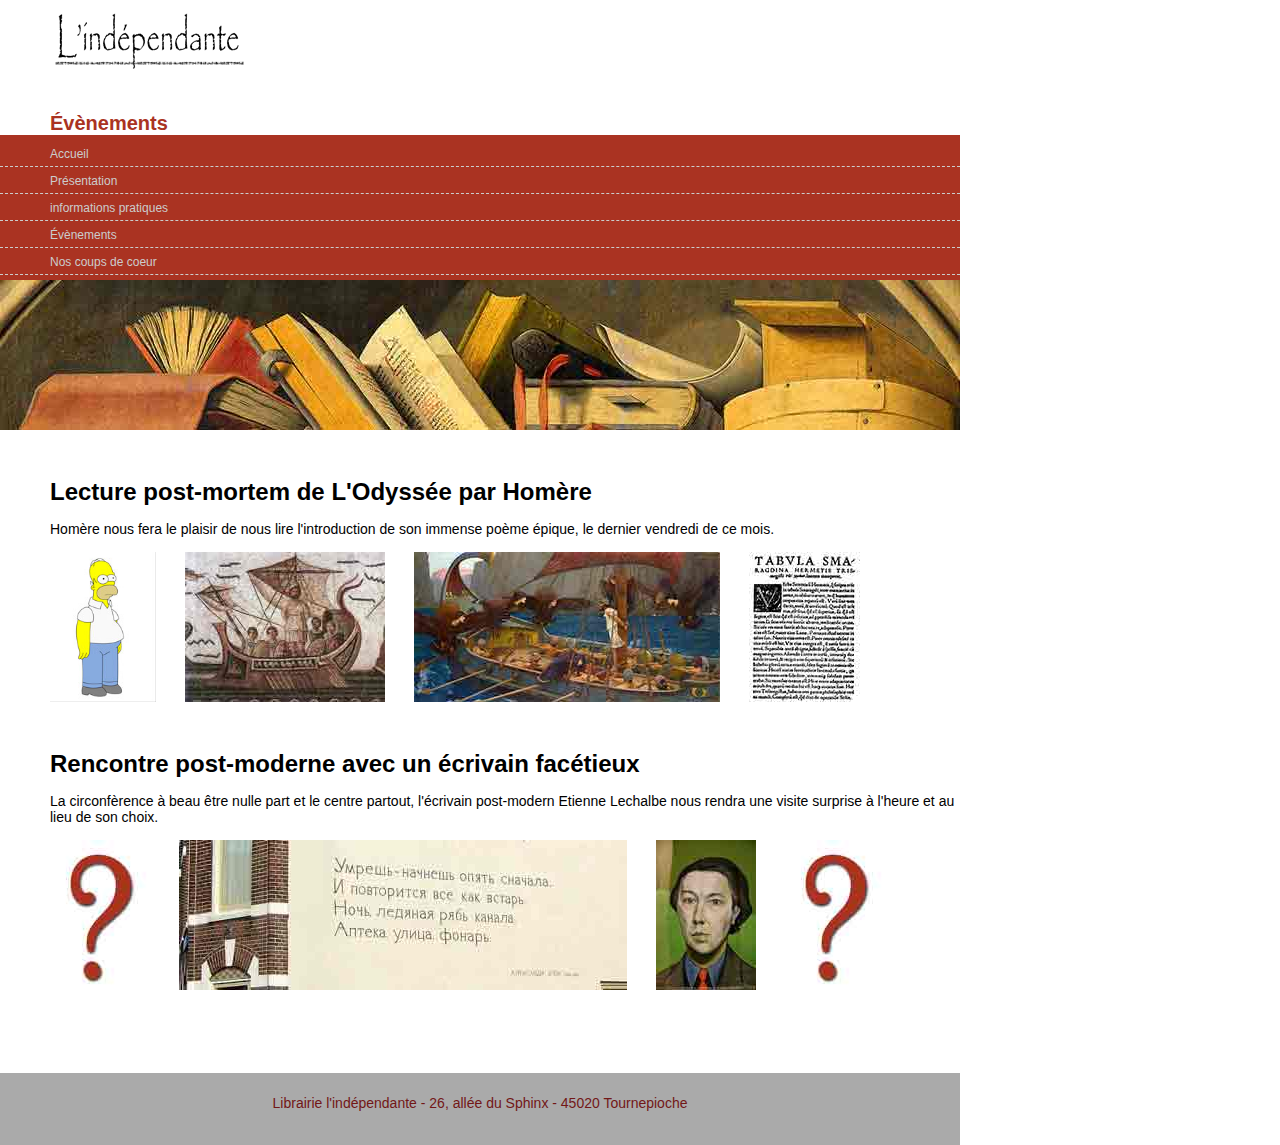
<file: Exercices/Exercice 2/pages/evenements.html>
<!DOCTYPE html>
<html lang="fr">
    <head>
        <meta charset="utf-8">
        <meta http-equiv="X-UA-compatible" content="IE=edge">
        <meta name="viewport" content="width = device-width, initiale scale = 1.0">
        <title>L'indépendante</title>
        <link rel="stylesheet" href="../assets/css/style.css">
    </head>
    <body>
        <header>
            <div class="boite">
                <a href="../index.html"><img src="../assets/img/logo.gif" alt="logo"></a>
                <h1>Évènements</h1>
            </div>
            <nav  class="Menu">
                <ul>
                    <li><a href="../index.html">Accueil</a></li>
                    <li><a href="presentation.html">Présentation</a></li>
                    <li><a href="informations_pratiques.html">informations pratiques</a></li>
                    <li><a href="evenements.html">Évènements</a></li>
                    <li><a href="coup-de-coeur.html">Nos coups de coeur</a></li>
                </ul>
            </nav>
            <img src="../assets/img/bandeau.jpg" alt="bandeau">
        </header>
        
        <section class="boite">
            <h2>Lecture post-mortem de L'Odyssée par Homère</h2>
            <figure class="images">
                <figcaption>
                    Homère nous fera le plaisir de nous lire l'introduction de son immense poème épique, le dernier vendredi de ce mois.
                </figcaption>
                <ul>
                    <li><img id= "homere" src="../assets/img/homere.jpg" alt="homere"></li>
                    <li><img src="../assets/img/mosaique.jpg" alt="mosaique"></li>
                    <li><img src="../assets/img/sirene.jpg" alt="sirene"></li>
                    <li><img src="../assets/img/grec.jpg" alt="grec"></li>
                </ul>
            </figure>
        </section>

        <section class="boite">
            <h2>Rencontre post-moderne avec un écrivain facétieux</h2>
            <figure class="images">
                <figcaption>
                    La circonfèrence à beau être nulle part et le centre partout, l'écrivain post-modern Etienne Lechalbe nous rendra une visite surprise à l'heure et au lieu de son choix.
                </figcaption>    
                <ul >
                    <li><img src="../assets/img/surprise.jpg" alt="suprise"></li>
                    <li><img src="../assets/img/post-modern.jpg" alt="post modern"></li>
                    <li><img src="../assets/img/portrait.jpg" alt="portrait"></li>
                    <li><img src="../assets/img/surprise.jpg" alt="suprise"></li>
                </ul>
            </figure>
        </section>

        <footer class="adresse">
            Librairie l'indépendante - 26, allée du Sphinx - 45020 Tournepioche 
        </footer>
    </body>
</html>
</file>
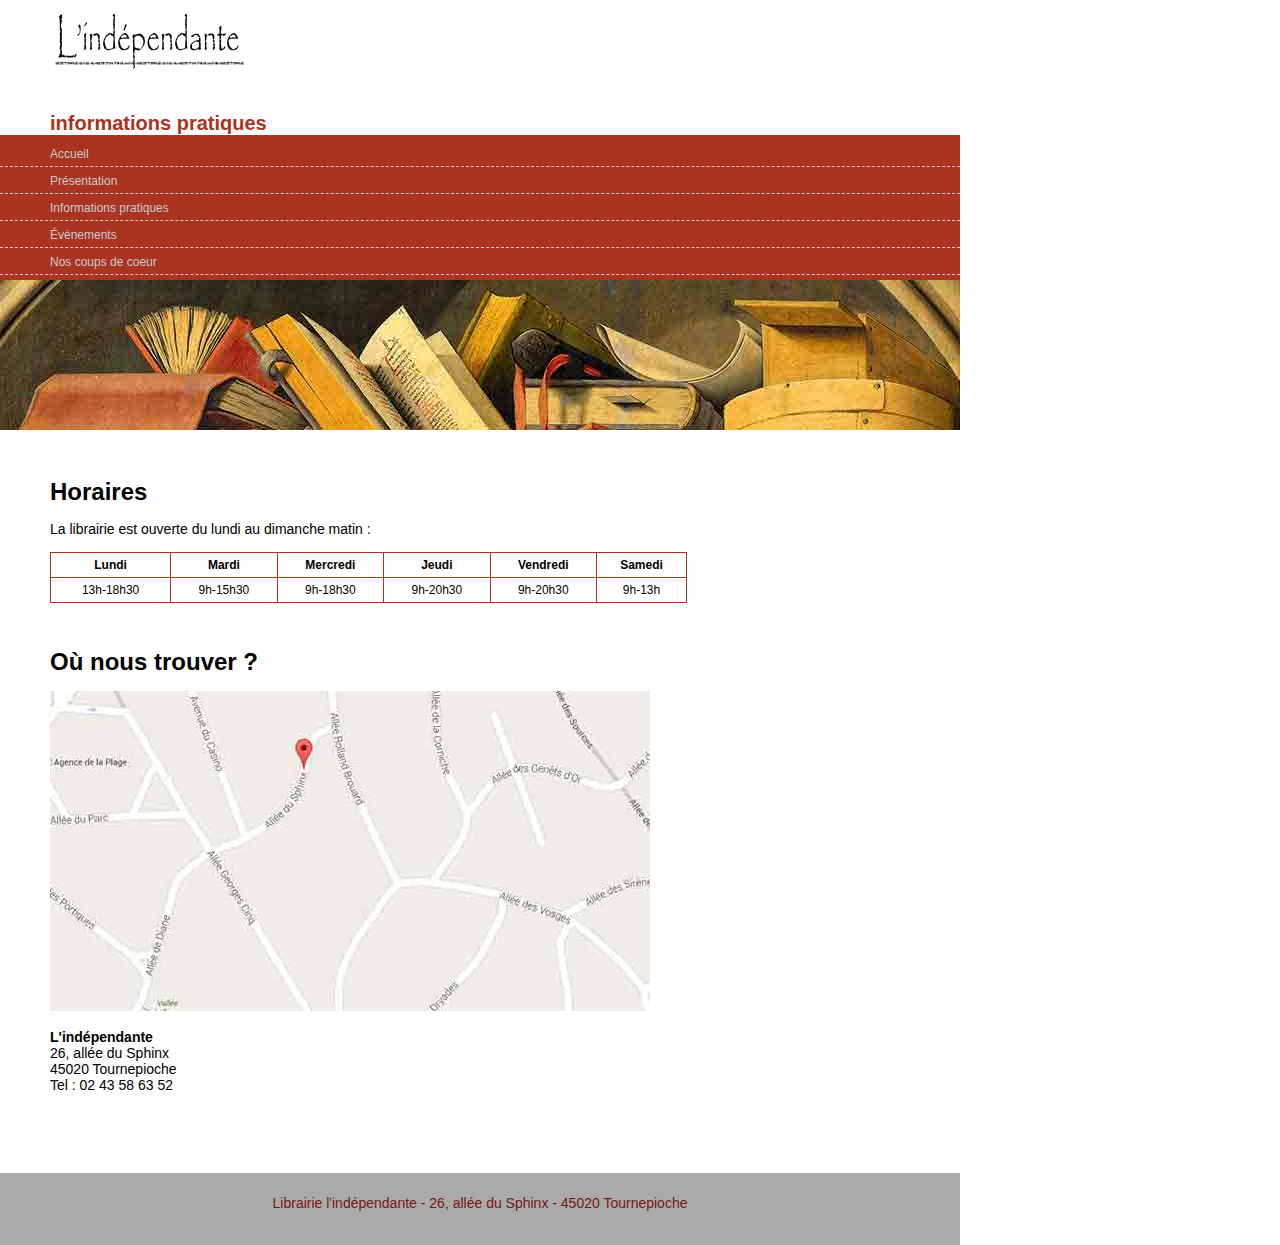
<file: Exercices/Exercice 2/pages/informations_pratiques.html>
<!DOCTYPE html>
<html lang="fr">
    <head>
        <meta charset="utf-8">
        <meta http-equiv="X-UA-compatible" content="IE=edge">
        <meta name="viewport" content="width = device-width, initial-scale = 1.0">
        <title>L'indépendante</title>
        <link rel="stylesheet" href="../assets/css/style.css">
    </head>
    <body>
        <header>
            <div class="boite">
                <a href="../index.html"><img src="../assets/img/logo.gif" alt="logo"></a>
                <h1>informations pratiques</h1>
            </div>
            <nav class="Menu">
                <ul>
                    <li><a href="../index.html"> Accueil</a></li>
                    <li><a href="presentation.html">Présentation</a></li>
                    <li><a href="informations_pratiques.html">Informations pratiques</a></li>
                    <li><a href="evenements.html">Évènements</a></li>
                    <li><a href="coup-de-coeur.html">Nos coups de coeur</a></li>
                </ul>
            </nav>
            <img src="../assets/img/bandeau.jpg" alt="bandeau">
        </header>

        <section class="boite">
            <h2>Horaires</h2>
            <table border="1">
                <caption class="legende">La librairie est ouverte du lundi au dimanche matin :</caption>
                <tr>
                    <th>Lundi</th>
                    <th>Mardi</th>
                    <th>Mercredi</th>
                    <th>Jeudi</th>
                    <th>Vendredi</th>
                    <th>Samedi</th>
                </tr>
                <tr>
                    <td>13h-18h30</td>
                    <td>9h-15h30</td>
                    <td>9h-18h30 </td>
                    <td>9h-20h30 </td>
                    <td>9h-20h30 </td>
                    <td>9h-13h</td>
                </tr>
            </table>
        </section>

        <section class="boite">
            <h2>Où nous trouver ?</h2>
            <img class="carte" src="../assets/img/plan-acces.jpg" alt="plan acces">
            <ul>
                <li><strong>L'indépendante</strong></li>
                <li>26, allée du Sphinx</li>
                <li>45020 Tournepioche</li>
                <li>Tel : 02 43 58 63 52 </li>
            </ul>
        </section>

        <footer class="adresse">
            Librairie l'indépendante - 26, allée du Sphinx - 45020 Tournepioche 
        </footer>

    </body>
</html>
</file>
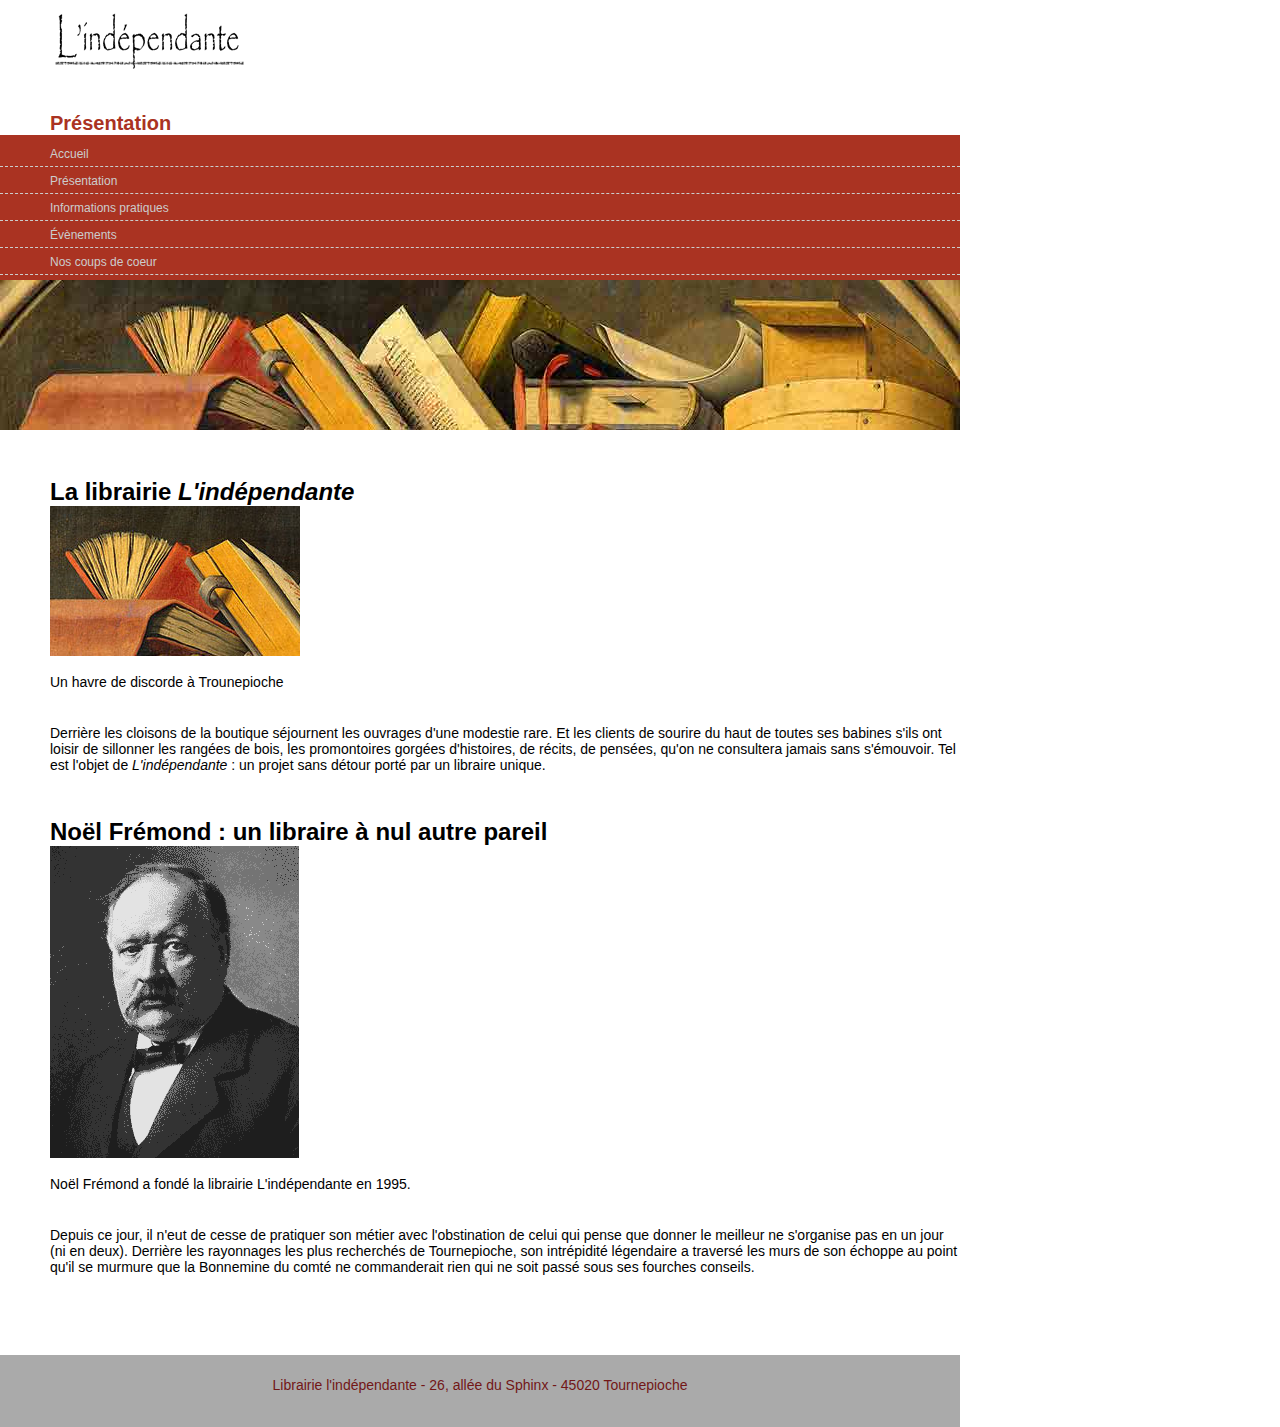
<file: Exercices/Exercice 2/pages/presentation.html>
<!DOCTYPE html>
<html lang="fr">
    <head>
        <meta charset = "utf-8">
        <meta http-equiv = "X-UA-Compatible" content="IE=edge">
        <meta name = "viewport" content = "width = device-width, initial-scale = 1.0">
        <title>L'indépendante</title>
        <link rel="stylesheet" href="../assets/css/style.css">
    </head>
    <body>
        <header>
            <div class="boite">
                <a href="../index.html"><img src="../assets/img/logo.gif" alt="logo"></a>
                <h1>Présentation</h1>
            </div>
            <nav class="Menu">
                <ul>
                    <li><a href="../index.html">Accueil</a></li>
                    <li><a href="presentation.html">Présentation</a></li>
                    <li><a href="informations_pratiques.html">Informations pratiques</a></li>
                    <li><a href="evenements.html">Évènements</a></li>
                    <li><a href="coup-de-coeur.html">Nos coups de coeur</a></li>
                </ul>
            </nav>
            <img src="../assets/img/bandeau.jpg" alt="bandeau">
        </header>

        <section class="boite">
            <h2>La librairie <em>L'indépendante</em></h2>
            <figure>
                <img src="../assets/img/librairie.jpg" alt="librairie">
                <figcaption>Un havre de discorde à Trounepioche</figcaption>
            </figure>
            <p>
                Derrière les cloisons de la boutique séjournent les ouvrages d'une modestie rare. Et les clients de sourire du haut de toutes ses babines s'ils ont loisir de sillonner les rangées de bois,
                les promontoires gorgées d'histoires, de récits, de pensées, qu'on ne consultera jamais sans s'émouvoir. Tel est l'objet de <em>L'indépendante</em> : un projet sans détour porté par un libraire unique.
            </p>
        </section>

        <section class="boite">
            <h2>Noël Frémond : un libraire à nul autre pareil</em></h2>
            <figure>
                <img src="../assets/img/noel-fremond.png" alt="Noël Frémond">
                <figcaption>Noël Frémond a fondé la librairie L'indépendante en 1995.</figcaption>
            </figure>
            <p>
                Depuis ce jour, il n'eut de cesse de pratiquer son métier avec l'obstination de celui qui pense que donner le meilleur ne s'organise pas en un jour (ni en deux). Derrière les rayonnages les plus
                recherchés de Tournepioche, son intrépidité légendaire a traversé les murs de son échoppe au point qu'il se murmure que la Bonnemine du comté ne commanderait rien qui ne soit passé sous ses fourches conseils.
            </p>
        </section>

        <footer class="adresse">
            Librairie l'indépendante - 26, allée du Sphinx - 45020 Tournepioche 
        </footer>
    </body>
</html>
</file>
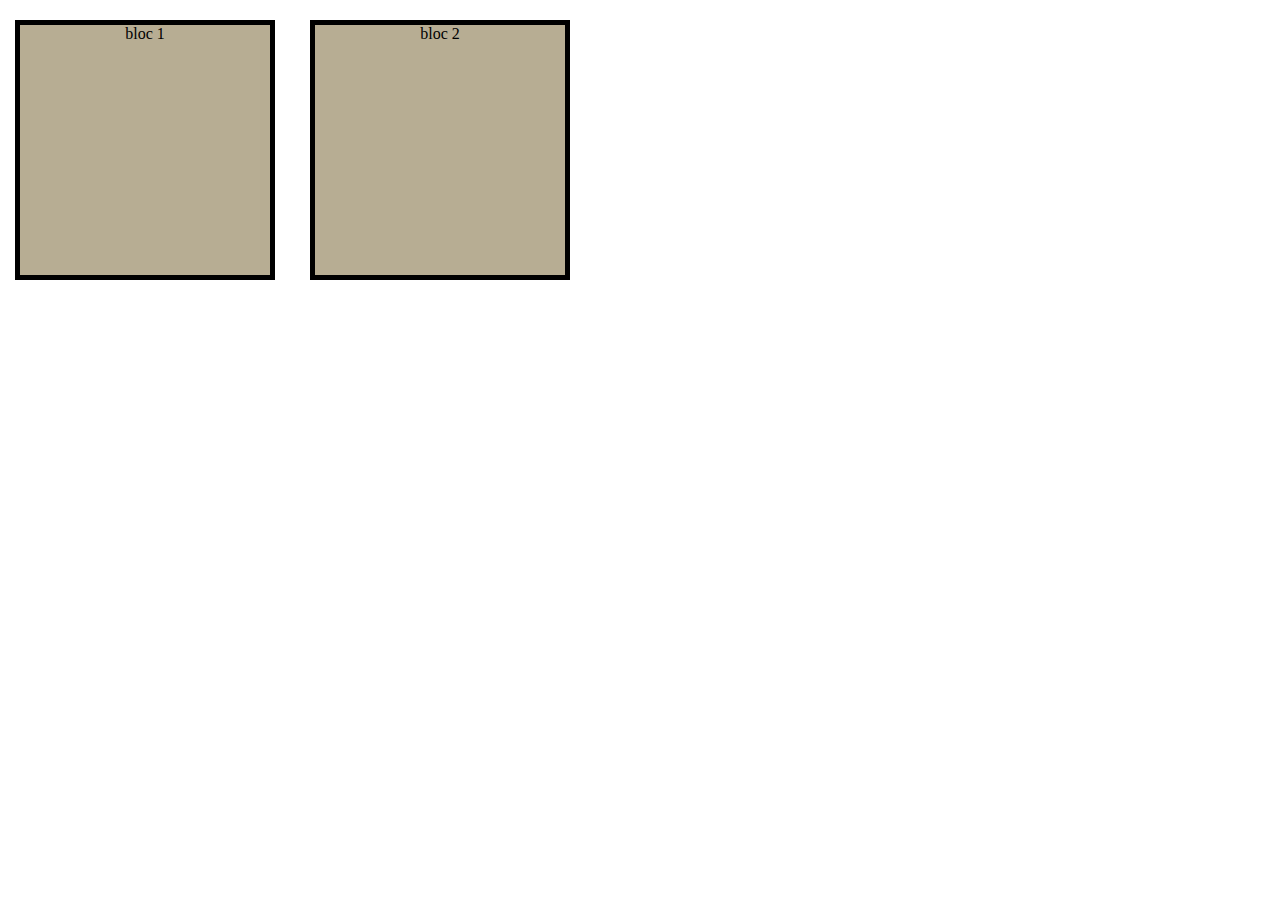
<file: Exercices/Exercie 3/Exercice 3.1/boites.html>
<!DOCTYPE html>
<html lang="fr">
    <head>
        <meta charset="utf-8">
        <meta http-equiv="X-UA-compatible" content="IE=edge">
        <meta name="viewport" content="width=device-width, initial scale=1.0">
        <title>Deux boîtes côte à côte</title>
        <link rel="stylesheet" href="style.css">
    </head>

    <body>
        <div class="bloc1">bloc 1</div>
        <div class="bloc2">bloc 2</div>
    </body>
</html>
</file>
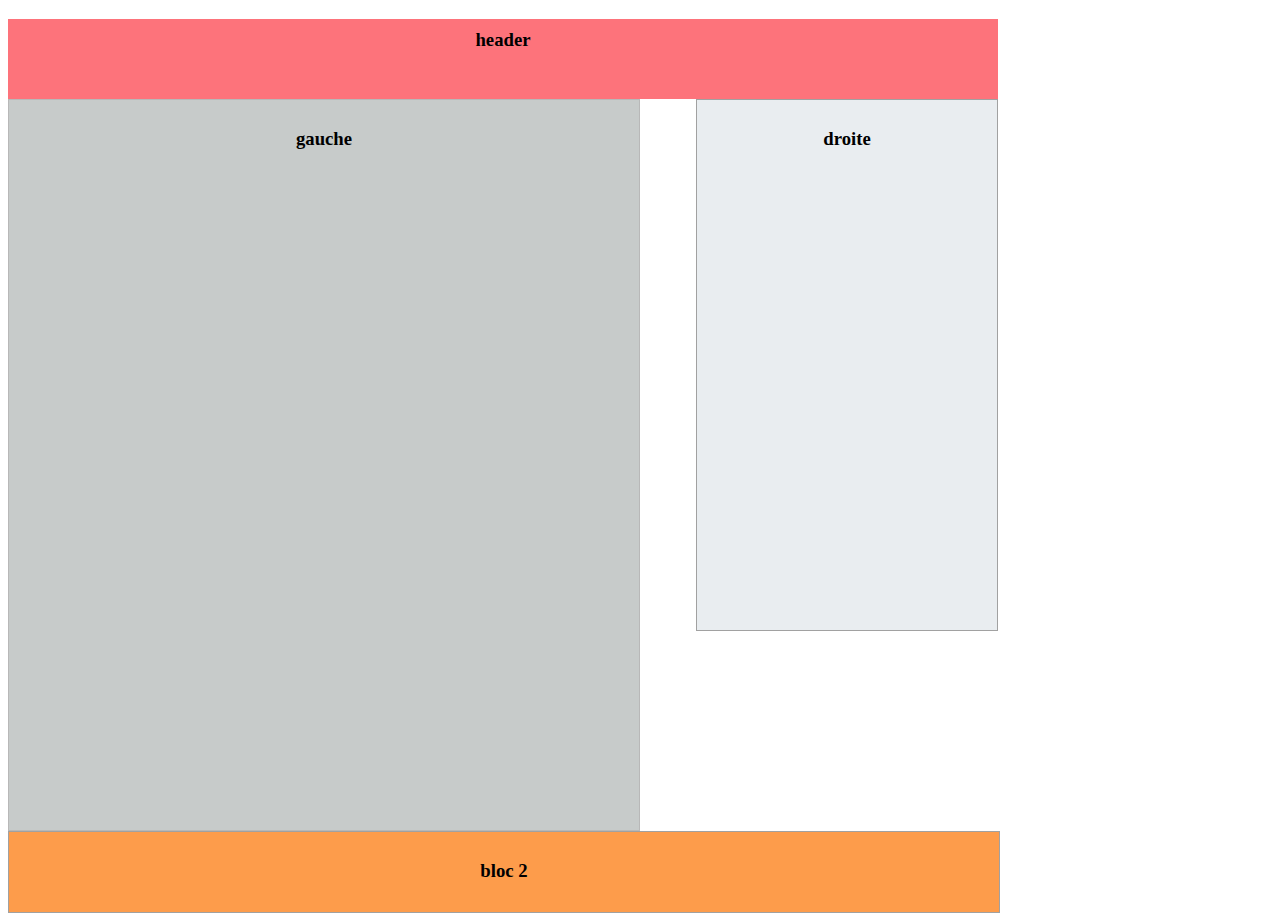
<file: Exercices/Exercie 3/Exercice 3.2/gabarit-site.html>
<!DOCTYPE html>
<html lang="fr">
    <head>
        <meta charset="utf-8">
        <meta http-equiv="X_UA_compatible" content="IE=edge">
        <meta name="viewport" content="width=device-width, initial scale=1.0">
        <title>gabrit du site</title>
        <link rel="stylesheet" href="style.css">
    </head>
    <body>
        <header> <h3>header</h3></header>
        <main>
            <h3>gauche</h3> 
        </main>
        <aside><h3>droite</h3></aside>
        <footer><h3>bloc 2</h3></footer>
    </body>
</html>
</file>
<file: Banque-Populaire/assets/style.css>
/*style generaux*/
 
 *{
    margin: 0;
    padding: 0;
    box-sizing: border-box;
 }

 body{
   font-size: 1em;
   font-family: Verdana, Arial, Helvetica, sans-serif;
 }

 h3, em{
   font-style: normal;
   font-weight: bold;
 }

 em{
   color: #284e94;
 }

 p{
   color: white;
 }

 button{
   border: none;
   background-color: white;
   padding-left: 5px;
 }

/* container principale */

 .container-principale{
   display: flex;
   flex-direction: row;
   max-width: 100%;
   height: 100vh;
   background-color: hsl(0, 0%, 96%);
   overflow: auto;
 }

 /* contenu gauche */

 .contenu-gauche{
   display: flex;
   flex-direction: column;
   background-color: white;
   box-shadow: 10px 5px 5px #e1e1e1;
   padding-right: 80px;
 }
/* contenu droit */

.contenu-droit{
   display: flex;
   flex-flow: row wrap;
   margin: 40px 50px;
}

/*style header*/

#bp{
   width: 200px;
   margin: 40px 25px;
}

header li{
   list-style: none;  
   padding-bottom: 10px;
}

header li a{
   display: block;
   padding: 10px 20px;
   color: white;
   text-decoration: none;
   background-color: #284e94;
   border-radius: 0 45px 45px 0;
}
header a:hover{
   background-color: #223f77;
}

/* style footer */

footer {
   margin-top: 40px;
   margin-bottom: 100px;
}

footer li{
   list-style: none;
   padding-bottom: 5px;
}

footer li a{
   text-decoration: none;
   padding-left:25px;
   color: #616161;
}
/* style section generaux */

section{
   display: flex;
   flex-direction: row;
   align-items: center;
   justify-content: space-between;
   background-color: white;
   width: 930px;
   border-radius: 15px;
   padding: 20px 20px;
   margin-right: 30px;
   margin-bottom: 15px;
   box-shadow: 10px 5px 5px #e1e1e1;
}

section p{
   font-size: 0.7em;
   color: #d8d7d8;
}

section h3,em{
   font-size: 0.8em;
}

.icones{
   font-size: 18px;
   color: #d9d9d9;
}

.prix{
   color: #37a15b;
}

/* section profil */

.profil{
   width: 450px;
}

.photo-profil{
   width: 50px;
   height: 50px;
   border-radius: 50%;
   
}

.infos-compte_1, .infos-compte_2, .donnees-compte{
   display: flex;
   flex-direction: row;
}

.conseiller, .client{
   margin-right: 25px;
}

/* section compte*/


.icone-illustratif-1{
   width: 50px;
   height: 35px;
   margin-right: 25px;
}

.icone-illustratif-2{
   width: 50px;
   height: 50px;
   margin-right: 25px;
}

.prix-decouvert{
   color: #a63c54;
}

/* section etat solde*/

.etat-compte{
   display: flex;
   flex-direction: row;
   justify-content: flex-start;
   width: 460px;
   margin-right: 0px;
}
.solde-compte{
   display: flex;
   flex-direction: row;
   width: 930px;
}

.depense{
   margin-left: 10px;
}

/* section abonnement */

.paiement-automatique
{
   display: flex;
   flex-direction: row;
   margin-right: 20px;
}

.donnee-paiement{
   display: flex;
   flex-direction: row;
   border: thin solid #d9d9d9;
   padding: 5px 8px;
   border-radius: 35px;
   margin-left: 8px;
}

.abonnement{
   display: flex;
   flex-direction: column;
   align-items: center;
   justify-content: center;
   padding: 0 10px;
}

.abonnement em,h4{
   font-size: 0.7em;
}
</file>
<file: Robbie-Lens/assets/css/style.css>
/* Style generaux */

* {
    margin: 0;
  }
  
  body {
    font-family: "Manrope" sans-serif;
    font-size: 1em;
    background-color: #1f2039;
  }
  
  a {
    text-decoration: none;
    color: #242424;
  }
  
  em {
    color: #a5b4fc;
    font-style: normal;
  }
  
  h1 {
    font-size: 3.5em;
    color: #a5b4fc;
    font-family: "Manrope" sans-serif;
  }
  
  h2 {
    color: #f9f8ff;
  }
  
  p,li{
    font-size: 1.1em;
    color: #f9f8ff;
  }

  
  a:hover {
    text-decoration: underline;
  }
  
  /* style header */
  header,
  footer {
    background-color: white;
    padding: 20px 50px;
  }
  
  nav,
  footer {
    display: flex;
    flex-direction: row;
    align-items: center;
    justify-content: space-between;
  }
  
  nav a,
  .lien-icone {
    margin-left: 30px;
  }
  
  .lien-icone:hover {
    opacity: 0.5;
  }
  
  /* style section */
  
  section {
    padding: 80px;
  }
  
  .accueil-introduction {
    display: flex;
    flex-direction: row;
    width: 50%;
    align-items: center;
    margin: auto;
  }
  
  .profil{
    margin-left: 30px;
  }

  .accueil-introduction p {
    margin: 50px 0;
  }
  
  .cta {
    background: linear-gradient(#8e86b5, #acaeed);
    color: white;
    border-radius: 50px;
    padding: 20px 30px;
  }
  
  /* photo section */
  .accueil-photos {
    background-color: white;
    padding: 80px;
  }
  
  .accueil-photos h2 {
    color: #242424;
    text-align: center;
    margin-bottom: 80px;
  }
  
  .accueil-photos div {
    display: flex;
    flex-direction: row;
    align-items: center;
    gap: 15px;
    margin-bottom: 15px;
    justify-content: center;
  }


  /* style footer à propos  */

.page{
  width: 100%;
  min-height: 100vh;
  display: flex;
  flex-direction: column;
}

main{
  flex-grow: 1;
}

/* style  section a propos */

.a-propos{
  display: flex;
  width: 45%;
  flex-direction: column;
  align-items: center;
  margin: auto;
}

.a-propos h1{
  margin-bottom: 15px;
}

.a-propos p,h2{
  margin: 20px 30px;
}

.a-propos ul{
 margin: 20px 0px 50px 30px;
}

.trait{
  
  padding-top: 20px;
  border-right:thin solid #8e86b5;
  border-bottom:thin solid #8e86b5;
}
</file>
<file: Exercices/Exercice 2/assets/css/style.css>
/*css génèrale*/
*{
    margin:0;
    padding: 0;
}

body{
    font-family: arial,verdana,sans-serif;
    width: 960px;
    font-size: 14px;
}

.boite{
    margin-left: 50px;
}

h1{
    padding-top: 25px;
    color: #aa3322;
    font-size: 20px;
}

h2{
    padding-top: 45px;
    color: #000000;
    font-size: 24px;
}

h3{
    margin-top: 25px;
    font-size: 22px;
}

p{
    padding-top: 20px;
    color: #000000;
    font-size: 14px;
}

.lien{
    color: #aa3322;
    font-size: 14px;
    text-decoration: none;
}
.lien:hover{
    color: #aaaaaa;
}

ul{
list-style-type: none;
}
/*css fin génèrale*/

/* css header*/
.Menu{
    background-color: #aa3322;
    padding: 5px 0;
}
.Menu ul li{
    border-bottom: dashed 1px #cccccc;
    padding-top: 5px;
    padding-bottom: 5px;
}

nav a{
    color: #cccccc;
    font-size: 12px;
    margin-left: 50px;
    text-decoration: none;
} 

nav a:hover{
    color: #ffffff;
}
/* css fin header*/

/* css debut section boite*/
h3 > span{
    font-style: italic;
}

p#texte{
 padding-top: 0;
}
/* css fin section boite*/

/* css footer*/
footer{
    background-color: #aaaaaa;
    height: 50px;
    margin-top: 80px;
}
.adresse{
    color: #721717;
    font-size: 14px;
    text-align: center;
    padding-top: 22px;

}
/* css fin footer*/

.carte{
    margin: 15px 0;
}

table{
    border-collapse: collapse;
    border : 1px solid #aa3322;
    font-size: 12px;
    width: 70%;
}

caption{
    font-size: 14px;
    margin:15px 0;   
    text-align: left;
}

th{
    padding: 5px 0;
}

td{
    padding: 5px 0;
    text-align: center;
}


figcaption{
    font-size: 14px;
    margin:15px 0;   
}

.images ul li{
    display: inline;
    margin-right: 25px;
}

li #homere{
    height: 150px;
}

blockquote{
    margin-left: 40px;
}

blockquote p{
    font-size: 16px;
    font-weight: 100;
    font-style: italic;
}
.bloc1{
    background-color: #ededed;
    border: 1px dashed #aa3322;
    height: 90px;
    width: 55%;
    margin-top: 15px;
}

.bloc2{
    background-color: #ededed;
    border: 1px dashed #aa3322;
    height: 70px;
    width: 55%;
    margin-top: 15px;
}

.bloc3{
    background-color: #ededed;
    border: 1px dashed #aa3322;
    height: 50px;
    width: 55%;
}

.citation2{
    position:relative;
    bottom: 3px;
    left: 20px;
}
</file>
<file: Exercices/Exercice 4/assets/style.css>
*{
    margin: 0;
    padding: 0;
    box-sizing: border-box;
}

body{
    background-image: url("img/bkgd_page.jpg");
    background-size:cover;
    background-color: #f6f6f6;
    font-family: Arial, Helvetica, sans-serif;
    font-size: 16px;
    height: 100%;
}

.entete{
    position: relative;
    width: 1024px;
    margin-left: auto;
    margin-right: auto;
}

header img{
    margin-top: 45px;
}


.Menu ul { 
    list-style-type: none;
    margin: 0; 
    padding: 0; 
    overflow: hidden; 
    border-top: 1px dashed white;
    border-bottom: 1px dashed white;
    min-width: 502px;
} 

.Menu ul li{
    float: left;
    border-right: 1px dashed white;
}

.Menu ul li:first-child{
    border-left: 1px dashed white;
}

.Menu ul li a { 
    display: block; 
    color: white; 
    text-align: center; 
    padding: 10px 16px; 
    text-decoration: none; 
  } 
    
.Menu ul li a:hover{
    background-color: white;
    color: #0e2c34;
  }

.Menu{
    position: absolute;
    right: 0;
    top: 65px;
  }

.titre-slogan{
    color: white;
    text-align: center;
    margin-top: 215px;
    margin-bottom: 123px;
}

h1{
    font-size: 85px;
}

h2{
    font-size: 40px;
    font-weight: 400;
    letter-spacing: 1px;
}

.slogan{
    font-size: 18px;
    padding-top: 15px;
}

.conteneur-principale{
    position: relative;
    width: 1024px;
    height: auto;
    margin-left: auto;
    margin-right: auto;
    background-color: #f6f6f6;
}

.conteneur-gauche{
    width: 70%;
}

.image1{
    margin: 65px 10px 35px 20px;
    border: 2px solid black;
    transition: 0.5s ease;
    

}

.image2{
    margin: 0 20px;
    border: 2px solid black;
    transition: 0.5s ease;
}

.image1:hover{
    opacity: 0.3;
}

.image2:hover{
    opacity: 0.3;
}

.container1{
    position: relative;
    line-height: 1.5;
}

.container2{
    position: relative;
    line-height: 1.5;
}

.information-article1{
    position: absolute;
    width: 310px;
    height:268px;
    right: 0px;
    top: 65px;
}

.information-article2{
    position: absolute;
    width: 310px;
    height: 268px;
    right: 0px;
    top: 0px;
   
}

.legende{
    font-size: 30px;
    font-weight: bold;
}
.auteur{
    color: #38b4b4;
}

.auteur span{
    color: #aaa;
    font-style: italic;
}

.cote-droit{
    position: absolute;
    right: 0;
    top: 75px;
    margin-right: 50px;
    text-align: center;
}

.annuel-2016{
    margin-top: 70px;
}

.telecharger{
    background-color: #f6f6f6;
    color: #a22755;
    border-style: none;
}

.telecharger:hover{
    color:#ccc;
}

footer{
    position: fixed;
    bottom: 0;
    left: 0;
    width: 100%;
    height: 30px;
    background-color: #2d5a46;
    text-align: center;
}

.pied-page ul li{
    display: inline;
}

.pied-page ul{
    margin-top: 5px;
}

.pied-page ul li a{
    color: white;
    text-decoration: none;
    padding-left: 15px;
}

.pied-page ul li a:hover{
    color: #ccc;
}

.partie-2{
    position: relative;
}

.img-saut{
    margin-top: 150px;
    margin-left: 20px;
    border: 1px solid black;
}

.milieu{
    position: absolute;
    top: 50%;
    left: 25%;
    transition: 0.5 ease;
    transform: translate(-30%,-20%); 
    color: white;
    margin-top: 40px;
}

.legende-text{
    position: relative;
    right: 20px;
}

.legende-text figcaption{
    font-size: 22px;
    font-weight: 400;
    text-align: center;
    padding-bottom: 5px;
}

#sauter{
    border-radius: 2px;
    border: none;
    background-color: #0f7e12;
    width: 180px;
    height: 50px;
    font-size: 22px;
    color: #fff;
    margin-top: 55px;
}

#sauter:hover{
    background-color: #ccc;
}

.container-bloc{
    position: absolute;
    right: 0;
    top: 150px;
    width: 480px;
    height: 482px;  
    background-color:#ddeae4;
    border: thick solid  #305a47;
    margin-right: 20px;
}

.ligne1{
    position: relative;
    width: 100%;
    height: 50%;
    border-bottom: thick solid  #305a47;
}

.bloc1{
    width: 50%;
    height: 100%;
    text-align: center;
    border-right: thick solid  #305a47; ;
}

.bloc2{
    text-align: center;
    position: absolute;
    top: 0;
    right: 60px;
}

.ligne2{
    position: relative;
    width: 100%;
    height: 50%;
}
.livre{
    padding-top: 15px;
}

.bouton{
    background-color: #ddeae4;
    color: #a22755;
    border-style: none;
    margin-bottom: 20px;
}

.bouton:hover{
    color:#ccc;
}

.bloc-formulaire{
    width: 985px;
    height: 480px;
    background-color: #ddeae4;
    border: thick solid  #305a47;
    margin: 75px 20px 105px 20px;
}

form{
    position: relative;
    margin: 50px 200px;
    width: 580px;
    height: 380px;  
}

legend{
    font-size: 32px;
    font-weight: 400px;
}

#nom{
    position: absolute;
    top: 60px;
    width: 100%;
    height: 10%;
    color: #a1a1a1;
    vertical-align: center;
    padding-left: 5px;
    font-size: 18px;
}

#prenom{
    position: absolute;
    top: 110px;
    left: 0;
    width: 45%;
    height: 10%;
    color: #a1a1a1;
    vertical-align: center;
    padding-left: 5px;
    font-size: 18px;
}

#email{
    position: absolute;
    top: 110px;
    right: 0;
    width: 45%;
    height: 10%;
    color: #a1a1a1;
    vertical-align: center;
    padding-left: 5px;
    font-size: 18px;
}

textarea{
    position: absolute;
    top: 160px;
    width: 100%;
    height: 45%;
    color: #a1a1a1;
    padding-left: 5px;
    font-size: 18px;
}

#envoyer{
    position: absolute;
    bottom: 0;
    width: 100%;
    height: 10%;
    color: #fff;
    background-color:  #305a47;
    text-align: center;
    vertical-align: center;
    font-size: 18px;
    border: none;
}

#envoyer:hover{
    background-color: #16967a;
}
</file>
<file: Exercices/Exercie 3/Exercice 3.3/assets/style.css>
*{
    margin: 0;
    padding: 0;
}

body{
    font-family: Arial, Helvetica, sans-serif;
    font-size: 14px;
    background-image: url("img/back-cover.jpg");
    background-size: cover;
}

.conteneur-principal{
    position: relative;
    width: 990px;
    height: 1200px;
    background-color:hsla(358,28%,95%,0.85);
    margin-left: auto;
    margin-right: auto;
}

#logo{
    display: block;
    width: 278px;
    height: 96px;
    margin-left: auto;
    margin-right: auto;
    padding: 40px 0;
}

nav{
    border-top: thin solid black;
    border-bottom: thin solid black;
    padding: 10px 0;
}

nav li {
    display: inline;
    padding-left: 10px;
}

li a{
    text-decoration: none;
    font-size: 20px;
    font-weight: bold;
    color: black;
}

li a:hover{
   color: #d86c0c;
}

li a:nth-child(n+1)
{
    padding-right: 10px;
    border-right: thin solid black;
}

header p{
    float: right;
    padding-top: 15px;
    padding-right: 20px;
}

.colonne-droite{
    width: 640px;
    padding: 0 15px;
    float: right;
    margin-top: 37px;
}

.gros-titre{
    margin-bottom: 10px;
}

h1{
    font-size: 24px;
}

h2{
    margin: 20px 0;
    font-size: 20px;
}

h3{
    margin-top: 40px;
    margin-bottom: 15px;
    font-size: 24px;
    letter-spacing: 2px;
    border-top: thin solid black;
    padding:  10px 0;
}

.image{
    display: inline-block; 
    width: 200px;
    height: 150px;
    margin-left: 5px;
}

.colonne-gauche{
    width: 280px;
    padding: 0 15px;
    margin-top: 75px;
}

p{
    line-height: 1.8;
}

figcaption{
    margin-top: 10px;
    text-align: center;
}

figcaption a{
    text-decoration: none;
    color: #b32;
}

figcaption a:hover{
    color: grey;
}

.pied{
    float: right;
}

footer{
   position: absolute;
   width: 100%;
   border-top: thin solid black;
   bottom: 30px;
   padding-top: 25px;
}
.pied-page{
    position: absolute;
    right: 15px
}
</file>
<file: Exercices/Exercie 3/Exercice 3.1/style.css>
*{
    margin: 0;
    padding: 0;
}
.bloc1{
    width: 250px;
    height: 250px;
    border: 5px solid black;
    background-color: #b7ad93;
    text-align: center;
    margin: 20px 15px;
}

.bloc2{
    position: absolute;
    top: 0;
    left: 310px;
    width: 250px;
    height: 250px;
    border: 5px solid black;
    background-color: #b7ad93;
    text-align: center;
    margin-top: 20px;
}
</file>
<file: Exercices/Exercie 3/Exercice 3.2/style.css>
body{
    max-width: 990px;
    position: relative;
}

h3{
    text-align: center;
    padding-top: 10px;
}

header{
    width: 100%;
    height: 80px;
    background-color: #fd737b;
  
}

main{
    width: 630px;
    height: 730px;
    background-color: #c7cbca;
    border: 1px solid #b8b8b8;
}

aside{
    width: 300px;
    height: 530px;
    background-color: #e9edf0;
    border: 1px solid #a1a1a1;
    position: absolute;
    right: 0;
    top: 80px; 
}

footer{
    width: 100%;
    height: 80px;
    background-color: #fd9c4b;
    border: 1px solid #a1a1a1;
}
</file>
